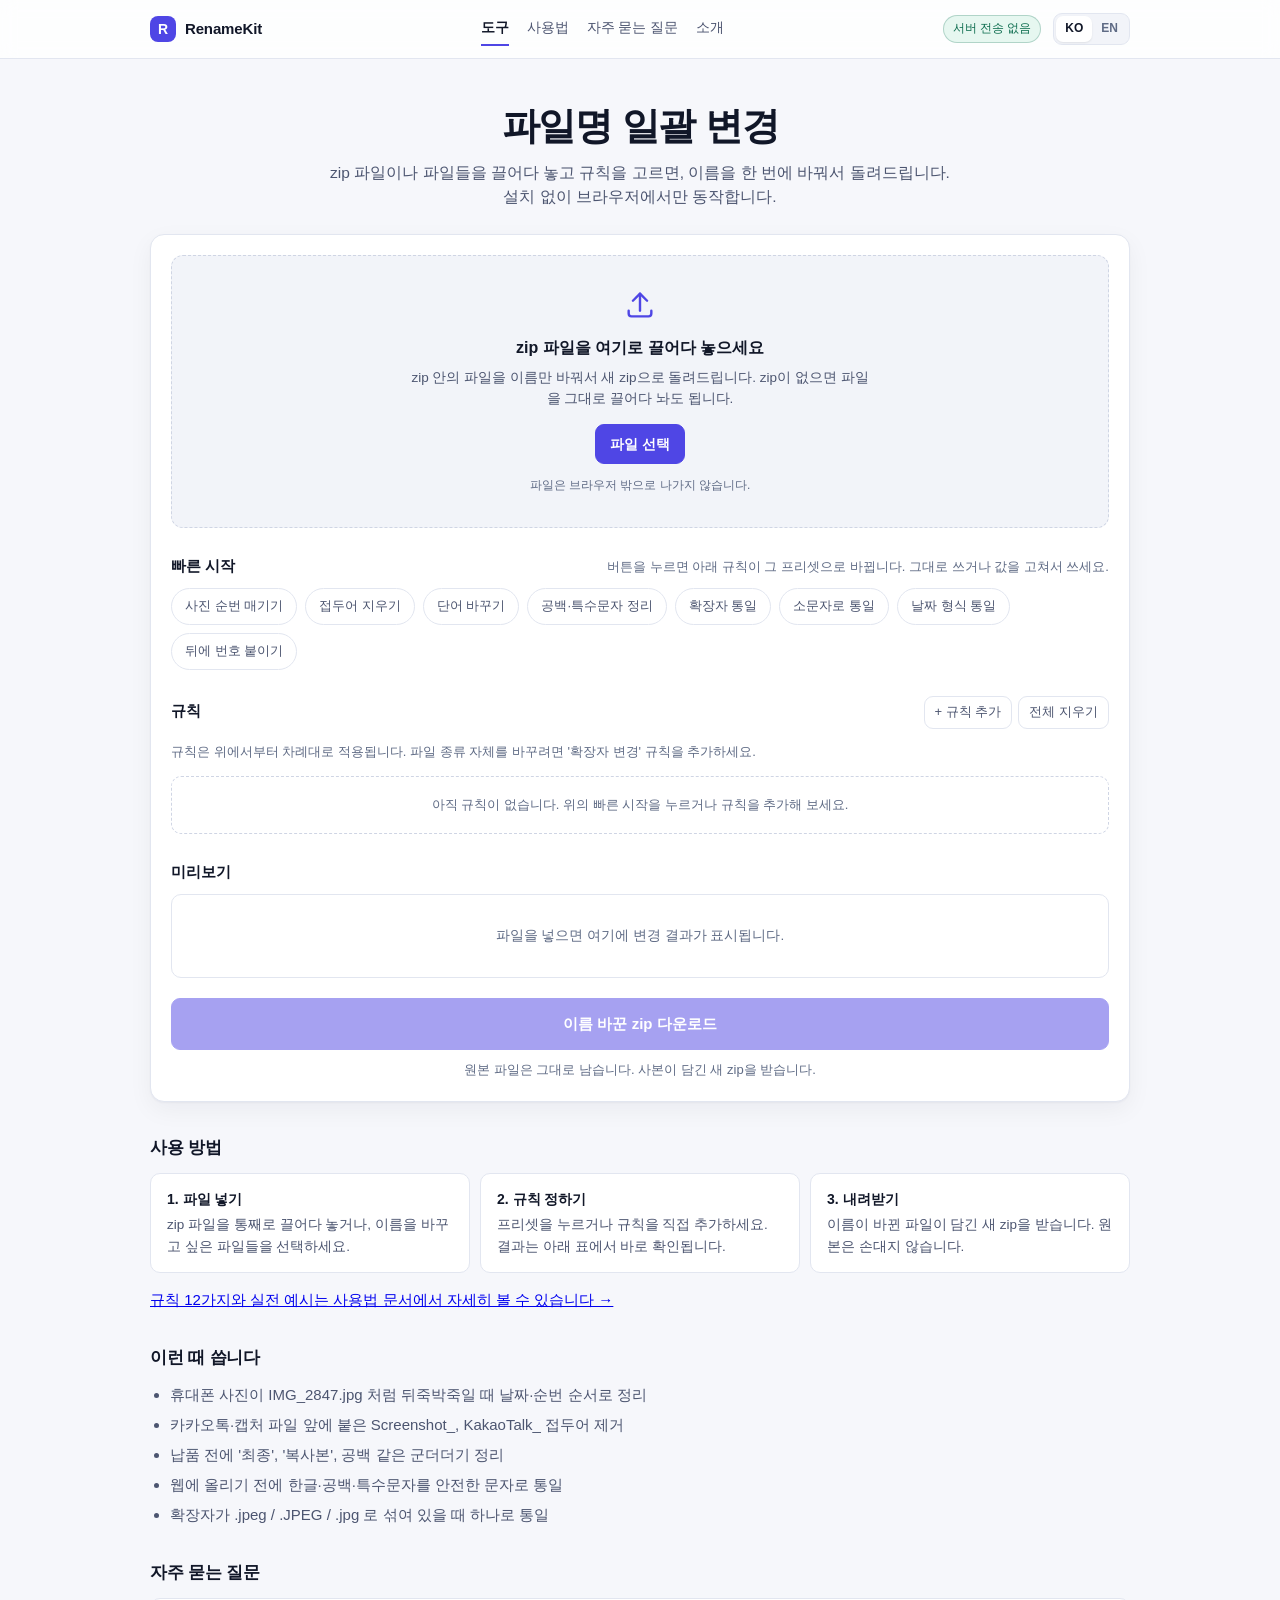
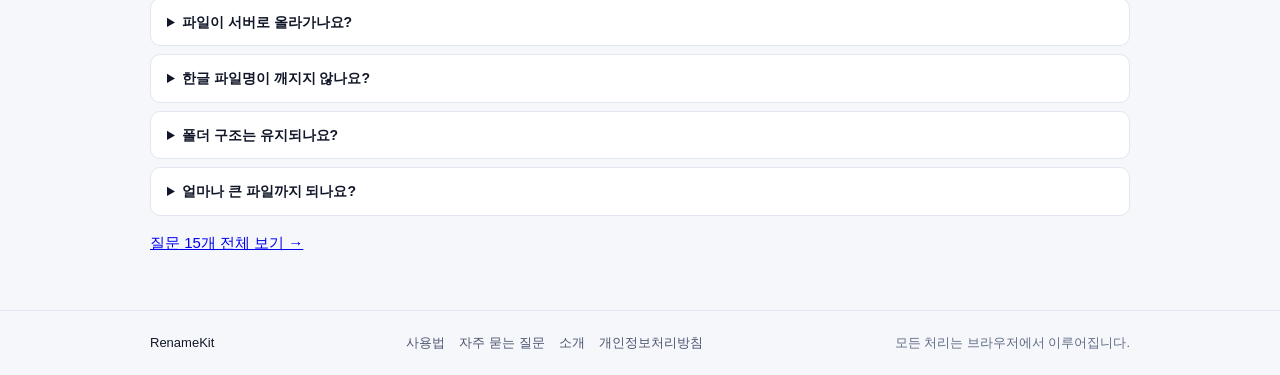
<file: public/index.html>
<!DOCTYPE html>
<html lang="ko">
<head>
<meta charset="utf-8" />
<meta name="viewport" content="width=device-width, initial-scale=1" />
<title>파일명 일괄 변경 - 설치 없이 브라우저에서 | RenameKit</title>
<meta name="description" content="zip 파일이나 사진을 끌어다 놓으면 파일명을 한 번에 바꿔서 돌려드립니다. 설치 없이 브라우저에서만 동작하고, 파일은 서버로 전송되지 않습니다." />
<meta name="robots" content="index, follow, max-image-preview:large" />
<meta name="theme-color" content="#4f46e5" />
<meta name="author" content="RenameKit" />
<meta property="og:title" content="파일명 일괄 변경 - 설치 없이 브라우저에서" />
<meta property="og:description" content="zip 파일을 올리면 이름을 일괄 변경해서 새 zip으로 돌려드립니다. 서버 전송 없음." />
<meta property="og:type" content="website" />
<meta property="og:url" content="https://renamekit.pages.dev/" />
<meta property="og:site_name" content="RenameKit" />
<meta property="og:locale" content="ko_KR" />
<meta property="og:image" content="https://renamekit.pages.dev/og.png" />
<meta property="og:image:width" content="1200" />
<meta property="og:image:height" content="630" />
<meta property="og:image:alt" content="RenameKit - 파일명 일괄 변경" />
<meta name="twitter:card" content="summary_large_image" />
<meta name="twitter:title" content="파일명 일괄 변경 - 설치 없이 브라우저에서" />
<meta name="twitter:description" content="zip 파일을 올리면 이름을 일괄 변경해서 새 zip으로 돌려드립니다. 서버 전송 없음." />
<meta name="twitter:image" content="https://renamekit.pages.dev/og.png" />
<link rel="icon" href="favicon.svg" type="image/svg+xml" />
<link rel="canonical" href="https://renamekit.pages.dev/" />
<link rel="stylesheet" href="css/style.css" />
</head>
<body>

<header class="site-header">
  <div class="wrap header-inner">
    <a class="brand" href="./">
      <span class="brand-mark" aria-hidden="true">R</span>
      <span class="brand-name">RenameKit</span>
    </a>
    <nav class="site-nav" aria-label="주요 메뉴">
      <a href="./" aria-current="page" data-i18n="nav.tool">도구</a>
      <a href="guide.html" data-i18n="nav.guide">사용법</a>
      <a href="faq.html" data-i18n="nav.faq">자주 묻는 질문</a>
      <a href="about.html" data-i18n="nav.about">소개</a>
    </nav>
    <div class="header-right">
      <span class="badge" data-i18n="header.badge">서버 전송 없음</span>
      <div class="lang" role="group" aria-label="Language">
        <button type="button" class="lang-btn" data-lang="ko">KO</button>
        <button type="button" class="lang-btn" data-lang="en">EN</button>
      </div>
    </div>
  </div>
</header>

<main class="wrap">

  <section class="hero">
    <h1 data-i18n="hero.title">파일명 일괄 변경</h1>
    <p class="lead" data-i18n="hero.sub">zip 파일이나 파일들을 끌어다 놓고 규칙을 고르면, 이름을 한 번에 바꿔서 돌려드립니다. 설치 없이 브라우저에서만 동작합니다.</p>
  </section>

  <section class="card" id="tool">

    <div class="dropzone" id="dropzone" tabindex="0" role="button" aria-describedby="dropHint">
      <input type="file" id="fileInput" multiple accept=".zip,application/zip" hidden />
      <div class="dropzone-icon" aria-hidden="true">
        <svg viewBox="0 0 24 24" width="34" height="34" fill="none" stroke="currentColor" stroke-width="1.7" stroke-linecap="round" stroke-linejoin="round">
          <path d="M12 16V4" /><path d="m7 9 5-5 5 5" /><path d="M4 16v2a2 2 0 0 0 2 2h12a2 2 0 0 0 2-2v-2" />
        </svg>
      </div>
      <p class="dropzone-title" data-i18n="drop.title">zip 파일을 여기로 끌어다 놓으세요</p>
      <p class="dropzone-sub" data-i18n="drop.sub">zip 안의 파일을 이름만 바꿔서 새 zip으로 돌려드립니다. zip이 없으면 파일을 그대로 끌어다 놔도 됩니다.</p>
      <button type="button" class="btn btn-primary" id="browseBtn" data-i18n="drop.browse">파일 선택</button>
      <p class="dropzone-hint" id="dropHint" data-i18n="drop.hint">파일은 브라우저 밖으로 나가지 않습니다.</p>
    </div>

    <div class="filebar" id="filebar" hidden>
      <div class="filebar-info">
        <strong id="fileName">—</strong>
        <span class="muted" id="fileMeta"></span>
      </div>
      <div class="filebar-actions">
        <button type="button" class="btn btn-ghost" id="changeBtn" data-i18n="file.change">다른 파일</button>
        <button type="button" class="btn btn-ghost" id="resetBtn" data-i18n="file.reset">초기화</button>
      </div>
    </div>

    <div class="rules-head">
      <h2 data-i18n="presets.title">빠른 시작</h2>
      <p class="muted small" data-i18n="presets.hint">버튼을 누르면 아래 규칙이 자동으로 채워집니다. 그대로 쓰거나 값을 고쳐서 쓰세요.</p>
    </div>
    <div class="presets" id="presets"></div>

    <div class="rules-head">
      <h2 data-i18n="rules.title">규칙</h2>
      <div class="rules-head-actions">
        <button type="button" class="btn btn-ghost btn-sm" id="addRuleBtn" data-i18n="rules.add">+ 규칙 추가</button>
        <button type="button" class="btn btn-ghost btn-sm" id="clearRulesBtn" data-i18n="rules.clear">전체 지우기</button>
      </div>
    </div>
    <p class="muted small" data-i18n="rules.hint">규칙은 위에서부터 차례대로 적용됩니다. 확장자는 '확장자' 규칙으로만 바꿉니다.</p>
    <div class="rules" id="rules"></div>

    <div class="preview-head">
      <h2 data-i18n="preview.title">미리보기</h2>
      <div class="preview-head-right">
        <div class="seg" id="sortToggle" role="group" aria-label="Sort order" hidden>
          <button type="button" class="seg-btn is-active" data-sort="natural" data-i18n="sort.natural" aria-pressed="true">자연순</button>
          <button type="button" class="seg-btn" data-sort="original" data-i18n="sort.original" aria-pressed="false">원본순</button>
        </div>
        <span class="muted small" id="previewCount"></span>
      </div>
    </div>
    <div class="preview" id="preview">
      <p class="empty" data-i18n="preview.empty">파일을 넣으면 여기에 변경 결과가 표시됩니다.</p>
    </div>

    <div class="summary" id="summary" hidden></div>

    <div class="actions">
      <button type="button" class="btn btn-primary btn-lg" id="downloadBtn" disabled>
        <span data-i18n="btn.download">이름 바꾼 zip 다운로드</span>
      </button>
      <p class="muted small" data-i18n="btn.downloadHint">원본 파일은 그대로 남습니다. 사본이 담긴 새 zip을 받습니다.</p>
    </div>
  </section>

  <!-- 광고 슬롯: 애드센스 승인 후 hidden 을 지우고 아래 주석을 해제하세요.
  <div class="ad-slot" data-ad-slot="tool-bottom">
    <ins class="adsbygoogle" style="display:block" data-ad-client="ca-pub-XXXXXXXXXXXXXXXX" data-ad-slot="0000000000" data-ad-format="auto" data-full-width-responsive="true"></ins>
    <script>(adsbygoogle = window.adsbygoogle || []).push({});</script>
  </div>
  -->

  <section class="content">
    <h2 data-i18n="howto.title">사용 방법</h2>
    <ol class="steps">
      <li>
        <strong data-i18n="howto.s1t">1. 파일 넣기</strong>
        <p data-i18n="howto.s1d">zip 파일을 통째로 끌어다 놓거나, 이름을 바꾸고 싶은 파일들을 선택하세요.</p>
      </li>
      <li>
        <strong data-i18n="howto.s2t">2. 규칙 정하기</strong>
        <p data-i18n="howto.s2d">프리셋을 누르거나 규칙을 직접 추가하세요. 결과는 아래 표에서 바로 확인됩니다.</p>
      </li>
      <li>
        <strong data-i18n="howto.s3t">3. 내려받기</strong>
        <p data-i18n="howto.s3d">이름이 바뀐 파일이 담긴 새 zip을 받습니다. 원본은 손대지 않습니다.</p>
      </li>
    </ol>
    <p><a href="guide.html" data-i18n="content.moreGuide">규칙 12가지와 실전 예시는 사용법 문서에서 자세히 볼 수 있습니다 →</a></p>

    <h2 data-i18n="why.title">이런 때 씁니다</h2>
    <ul class="bullets">
      <li data-i18n="why.b1">휴대폰 사진이 IMG_2847.jpg 처럼 뒤죽박죽일 때 날짜·순번 순서로 정리</li>
      <li data-i18n="why.b2">카카오톡·캡처 파일 앞에 붙은 Screenshot_, KakaoTalk_ 접두어 제거</li>
      <li data-i18n="why.b3">납품 전에 '최종', '복사본', 공백 같은 군더더기 정리</li>
      <li data-i18n="why.b4">웹에 올리기 전에 한글·공백·특수문자를 안전한 문자로 통일</li>
      <li data-i18n="why.b5">확장자가 .jpeg / .JPEG / .jpg 로 섞여 있을 때 하나로 통일</li>
    </ul>

    <h2 id="faq" data-i18n="faq.title">자주 묻는 질문</h2>
    <details>
      <summary data-i18n="faq.q1">파일이 서버로 올라가나요?</summary>
      <p data-i18n="faq.a1">아니요. 압축 해제와 이름 변경, 다시 압축하기까지 전부 브라우저 안에서 처리됩니다. 네트워크 전송이 없습니다.</p>
    </details>
    <details>
      <summary data-i18n="faq.q2">한글 파일명이 깨지지 않나요?</summary>
      <p data-i18n="faq.a2">윈도우에서 만든 zip은 파일명을 CP949로 저장하는 경우가 있습니다. 이 도구는 UTF-8 표시가 없으면 CP949로 다시 읽어서 한글이 깨지지 않게 처리합니다.</p>
    </details>
    <details>
      <summary data-i18n="faq.q3">폴더 구조는 유지되나요?</summary>
      <p data-i18n="faq.a3">네. zip 안의 폴더 구조는 그대로 두고 파일 이름만 바꿉니다.</p>
    </details>
    <details>
      <summary data-i18n="faq.q4">얼마나 큰 파일까지 되나요?</summary>
      <p data-i18n="faq.a4">브라우저 메모리를 쓰기 때문에 대략 500MB 이하를 권장합니다. 그보다 크면 느려지거나 실패할 수 있습니다.</p>
    </details>
    <p><a href="faq.html" data-i18n="content.moreFaq">질문 15개 전체 보기 →</a></p>
  </section>
</main>

<footer class="site-footer">
  <div class="wrap footer-inner">
    <span>RenameKit</span>
    <nav class="footer-nav" aria-label="사이트 정보">
      <a href="guide.html" data-i18n="nav.guide">사용법</a>
      <a href="faq.html" data-i18n="nav.faq">자주 묻는 질문</a>
      <a href="about.html" data-i18n="nav.about">소개</a>
      <a href="privacy.html" data-i18n="nav.privacy">개인정보처리방침</a>
    </nav>
    <span class="muted" data-i18n="footer.note">모든 처리는 브라우저에서 이루어집니다.</span>
  </div>
</footer>

<script type="application/ld+json">
{
  "@context": "https://schema.org",
  "@graph": [
    {
      "@type": "WebApplication",
      "name": "RenameKit",
      "alternateName": "파일명 일괄 변경",
      "url": "https://renamekit.pages.dev/",
      "applicationCategory": "UtilitiesApplication",
      "operatingSystem": "웹 브라우저 (Windows, macOS, Linux, Android, iOS)",
      "browserRequirements": "자바스크립트가 켜진 최신 브라우저",
      "inLanguage": "ko",
      "description": "zip 파일을 올리면 규칙에 따라 파일명을 일괄 변경해 새 zip으로 돌려주는 브라우저 도구. 파일이 서버로 전송되지 않는다.",
      "isAccessibleForFree": true,
      "offers": { "@type": "Offer", "price": "0", "priceCurrency": "KRW" },
      "featureList": [
        "앞·뒤 접두어 붙이기와 지우기",
        "글자 수로 지우기",
        "번호 매기기와 날짜 형식 통일",
        "확장자 변경",
        "공백·특수문자 정리",
        "CP949 한글 파일명 처리",
        "자연순 정렬"
      ]
    },
    {
      "@type": "FAQPage",
      "mainEntity": [
        {
          "@type": "Question",
          "name": "파일이 서버로 올라가나요?",
          "acceptedAnswer": {
            "@type": "Answer",
            "text": "아니요. 압축 해제와 이름 변경, 다시 압축하기까지 전부 브라우저 안에서 처리됩니다. 네트워크 전송이 없습니다."
          }
        },
        {
          "@type": "Question",
          "name": "한글 파일명이 깨지지 않나요?",
          "acceptedAnswer": {
            "@type": "Answer",
            "text": "윈도우에서 만든 zip은 파일명을 CP949로 저장하는 경우가 있습니다. 이 도구는 UTF-8 표시가 없으면 CP949로 다시 읽어서 한글이 깨지지 않게 처리합니다."
          }
        },
        {
          "@type": "Question",
          "name": "폴더 구조는 유지되나요?",
          "acceptedAnswer": {
            "@type": "Answer",
            "text": "네. zip 안의 폴더 구조는 그대로 두고 파일 이름만 바꿉니다."
          }
        },
        {
          "@type": "Question",
          "name": "얼마나 큰 파일까지 되나요?",
          "acceptedAnswer": {
            "@type": "Answer",
            "text": "브라우저 메모리를 쓰기 때문에 대략 500MB 이하를 권장합니다. 그보다 크면 느려지거나 실패할 수 있습니다."
          }
        }
      ]
    }
  ]
}
</script>

<script src="js/vendor/fflate.js"></script>
<script src="js/i18n.js"></script>
<script src="js/zip.js"></script>
<script src="js/rename.js"></script>
<script src="js/app.js"></script>
</body>
</html>
</file>
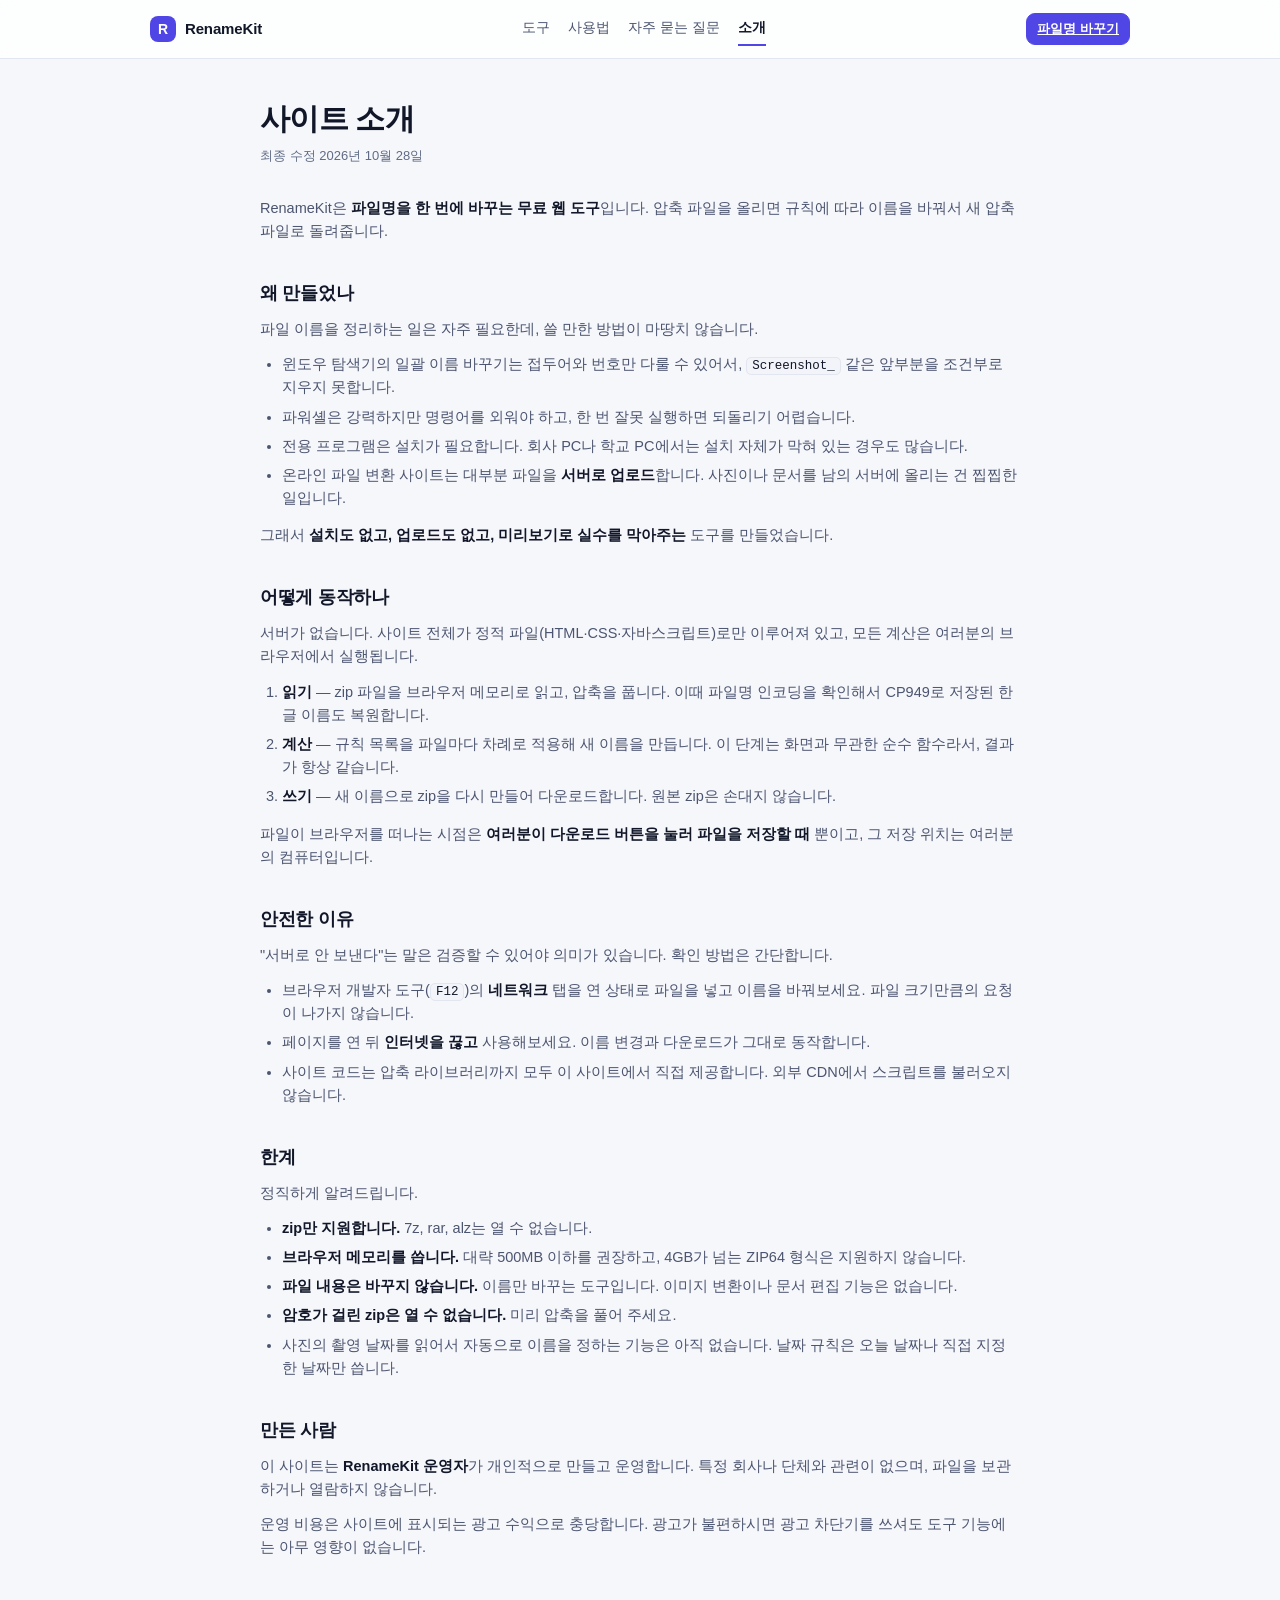
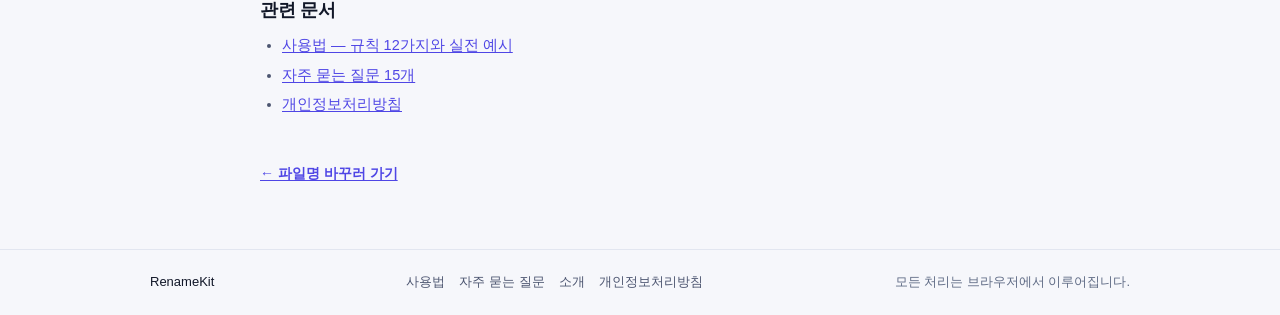
<file: public/about.html>
<!DOCTYPE html>
<html lang="ko">
<head>
<meta charset="utf-8" />
<meta name="viewport" content="width=device-width, initial-scale=1" />
<title>사이트 소개 — 서버 없이 동작하는 파일명 변경 도구 | RenameKit</title>
<meta name="description" content="RenameKit은 파일을 서버로 보내지 않고 브라우저 안에서만 파일명을 바꾸는 도구입니다. 만든 이유, 동작 원리, 안전한 근거와 한계를 정리했습니다." />
<meta name="robots" content="index, follow, max-image-preview:large" />
<meta name="theme-color" content="#4f46e5" />
<meta property="og:title" content="사이트 소개 — 서버 없이 동작하는 파일명 변경 도구" />
<meta property="og:description" content="파일을 서버로 보내지 않고 브라우저 안에서만 파일명을 바꾸는 도구입니다. 동작 원리와 한계를 정리했습니다." />
<meta property="og:type" content="article" />
<meta property="og:url" content="https://renamekit.pages.dev/about.html" />
<meta property="og:site_name" content="RenameKit" />
<meta property="og:locale" content="ko_KR" />
<meta property="og:image" content="https://renamekit.pages.dev/og.png" />
<meta name="twitter:card" content="summary_large_image" />
<link rel="icon" href="favicon.svg" type="image/svg+xml" />
<link rel="canonical" href="https://renamekit.pages.dev/about.html" />
<link rel="stylesheet" href="css/style.css" />
</head>
<body>

<header class="site-header">
  <div class="wrap header-inner">
    <a class="brand" href="./">
      <span class="brand-mark" aria-hidden="true">R</span>
      <span class="brand-name">RenameKit</span>
    </a>
    <nav class="site-nav" aria-label="주요 메뉴">
      <a href="./">도구</a>
      <a href="guide.html">사용법</a>
      <a href="faq.html">자주 묻는 질문</a>
      <a href="about.html" aria-current="page">소개</a>
    </nav>
    <div class="header-right">
      <a class="btn btn-primary btn-sm" href="./">파일명 바꾸기</a>
    </div>
  </div>
</header>

<main class="wrap">
  <article class="doc">
    <h1>사이트 소개</h1>
    <p class="doc-meta">최종 수정 2026년 10월 28일</p>

    <p>
      RenameKit은 <strong>파일명을 한 번에 바꾸는 무료 웹 도구</strong>입니다.
      압축 파일을 올리면 규칙에 따라 이름을 바꿔서 새 압축 파일로 돌려줍니다.
    </p>

    <h2>왜 만들었나</h2>
    <p>
      파일 이름을 정리하는 일은 자주 필요한데, 쓸 만한 방법이 마땅치 않습니다.
    </p>
    <ul>
      <li>
        윈도우 탐색기의 일괄 이름 바꾸기는 접두어와 번호만 다룰 수 있어서,
        <code>Screenshot_</code> 같은 앞부분을 조건부로 지우지 못합니다.
      </li>
      <li>
        파워셸은 강력하지만 명령어를 외워야 하고, 한 번 잘못 실행하면 되돌리기 어렵습니다.
      </li>
      <li>
        전용 프로그램은 설치가 필요합니다. 회사 PC나 학교 PC에서는 설치 자체가 막혀 있는
        경우도 많습니다.
      </li>
      <li>
        온라인 파일 변환 사이트는 대부분 파일을 <strong>서버로 업로드</strong>합니다.
        사진이나 문서를 남의 서버에 올리는 건 찝찝한 일입니다.
      </li>
    </ul>
    <p>
      그래서 <strong>설치도 없고, 업로드도 없고, 미리보기로 실수를 막아주는</strong> 도구를
      만들었습니다.
    </p>

    <h2>어떻게 동작하나</h2>
    <p>
      서버가 없습니다. 사이트 전체가 정적 파일(HTML·CSS·자바스크립트)로만 이루어져 있고,
      모든 계산은 여러분의 브라우저에서 실행됩니다.
    </p>
    <ol>
      <li>
        <strong>읽기</strong> — zip 파일을 브라우저 메모리로 읽고, 압축을 풉니다.
        이때 파일명 인코딩을 확인해서 CP949로 저장된 한글 이름도 복원합니다.
      </li>
      <li>
        <strong>계산</strong> — 규칙 목록을 파일마다 차례로 적용해 새 이름을 만듭니다.
        이 단계는 화면과 무관한 순수 함수라서, 결과가 항상 같습니다.
      </li>
      <li>
        <strong>쓰기</strong> — 새 이름으로 zip을 다시 만들어 다운로드합니다.
        원본 zip은 손대지 않습니다.
      </li>
    </ol>
    <p>
      파일이 브라우저를 떠나는 시점은 <strong>여러분이 다운로드 버튼을 눌러 파일을 저장할 때</strong>
      뿐이고, 그 저장 위치는 여러분의 컴퓨터입니다.
    </p>

    <h2>안전한 이유</h2>
    <p>
      "서버로 안 보낸다"는 말은 검증할 수 있어야 의미가 있습니다. 확인 방법은 간단합니다.
    </p>
    <ul>
      <li>
        브라우저 개발자 도구(<code>F12</code>)의 <strong>네트워크</strong> 탭을 연 상태로
        파일을 넣고 이름을 바꿔보세요. 파일 크기만큼의 요청이 나가지 않습니다.
      </li>
      <li>
        페이지를 연 뒤 <strong>인터넷을 끊고</strong> 사용해보세요. 이름 변경과 다운로드가
        그대로 동작합니다.
      </li>
      <li>
        사이트 코드는 압축 라이브러리까지 모두 이 사이트에서 직접 제공합니다.
        외부 CDN에서 스크립트를 불러오지 않습니다.
      </li>
    </ul>

    <h2>한계</h2>
    <p>정직하게 알려드립니다.</p>
    <ul>
      <li><strong>zip만 지원합니다.</strong> 7z, rar, alz는 열 수 없습니다.</li>
      <li>
        <strong>브라우저 메모리를 씁니다.</strong> 대략 500MB 이하를 권장하고,
        4GB가 넘는 ZIP64 형식은 지원하지 않습니다.
      </li>
      <li>
        <strong>파일 내용은 바꾸지 않습니다.</strong> 이름만 바꾸는 도구입니다.
        이미지 변환이나 문서 편집 기능은 없습니다.
      </li>
      <li>
        <strong>암호가 걸린 zip은 열 수 없습니다.</strong> 미리 압축을 풀어 주세요.
      </li>
      <li>
        사진의 촬영 날짜를 읽어서 자동으로 이름을 정하는 기능은 아직 없습니다.
        날짜 규칙은 오늘 날짜나 직접 지정한 날짜만 씁니다.
      </li>
    </ul>

    <h2>만든 사람</h2>
    <p>
      이 사이트는 <strong>RenameKit 운영자</strong>가 개인적으로 만들고 운영합니다.
      특정 회사나 단체와 관련이 없으며, 파일을 보관하거나 열람하지 않습니다.
    </p>
    <p>
      운영 비용은 사이트에 표시되는 광고 수익으로 충당합니다.
      광고가 불편하시면 광고 차단기를 쓰셔도 도구 기능에는 아무 영향이 없습니다.
    </p>

    <!-- 문의 창구: 블로그 주소가 생기면 아래 주석을 풀고 링크를 바꾸세요.
    <h2>문의</h2>
    <p>
      사이트 이용 중 문제가 있거나 의견을 보내고 싶으시면
      <a href="https://BLOG_URL">블로그</a> 댓글로 남겨주세요.
    </p>
    -->

    <h2>관련 문서</h2>
    <ul>
      <li><a href="guide.html">사용법 — 규칙 12가지와 실전 예시</a></li>
      <li><a href="faq.html">자주 묻는 질문 15개</a></li>
      <li><a href="privacy.html">개인정보처리방침</a></li>
    </ul>

    <a class="back" href="./">← 파일명 바꾸러 가기</a>
  </article>
</main>

<footer class="site-footer">
  <div class="wrap footer-inner">
    <span>RenameKit</span>
    <nav class="footer-nav" aria-label="사이트 정보">
      <a href="guide.html">사용법</a>
      <a href="faq.html">자주 묻는 질문</a>
      <a href="about.html">소개</a>
      <a href="privacy.html">개인정보처리방침</a>
    </nav>
    <span class="muted">모든 처리는 브라우저에서 이루어집니다.</span>
  </div>
</footer>

<script type="application/ld+json">
{
  "@context": "https://schema.org",
  "@type": "AboutPage",
  "inLanguage": "ko",
  "name": "사이트 소개",
  "url": "https://renamekit.pages.dev/about.html",
  "mainEntity": {
    "@type": "Organization",
    "name": "RenameKit",
    "url": "https://renamekit.pages.dev/",
    "description": "브라우저 안에서만 파일명을 바꾸는 무료 도구를 운영합니다."
  }
}
</script>
</body>
</html>
</file>
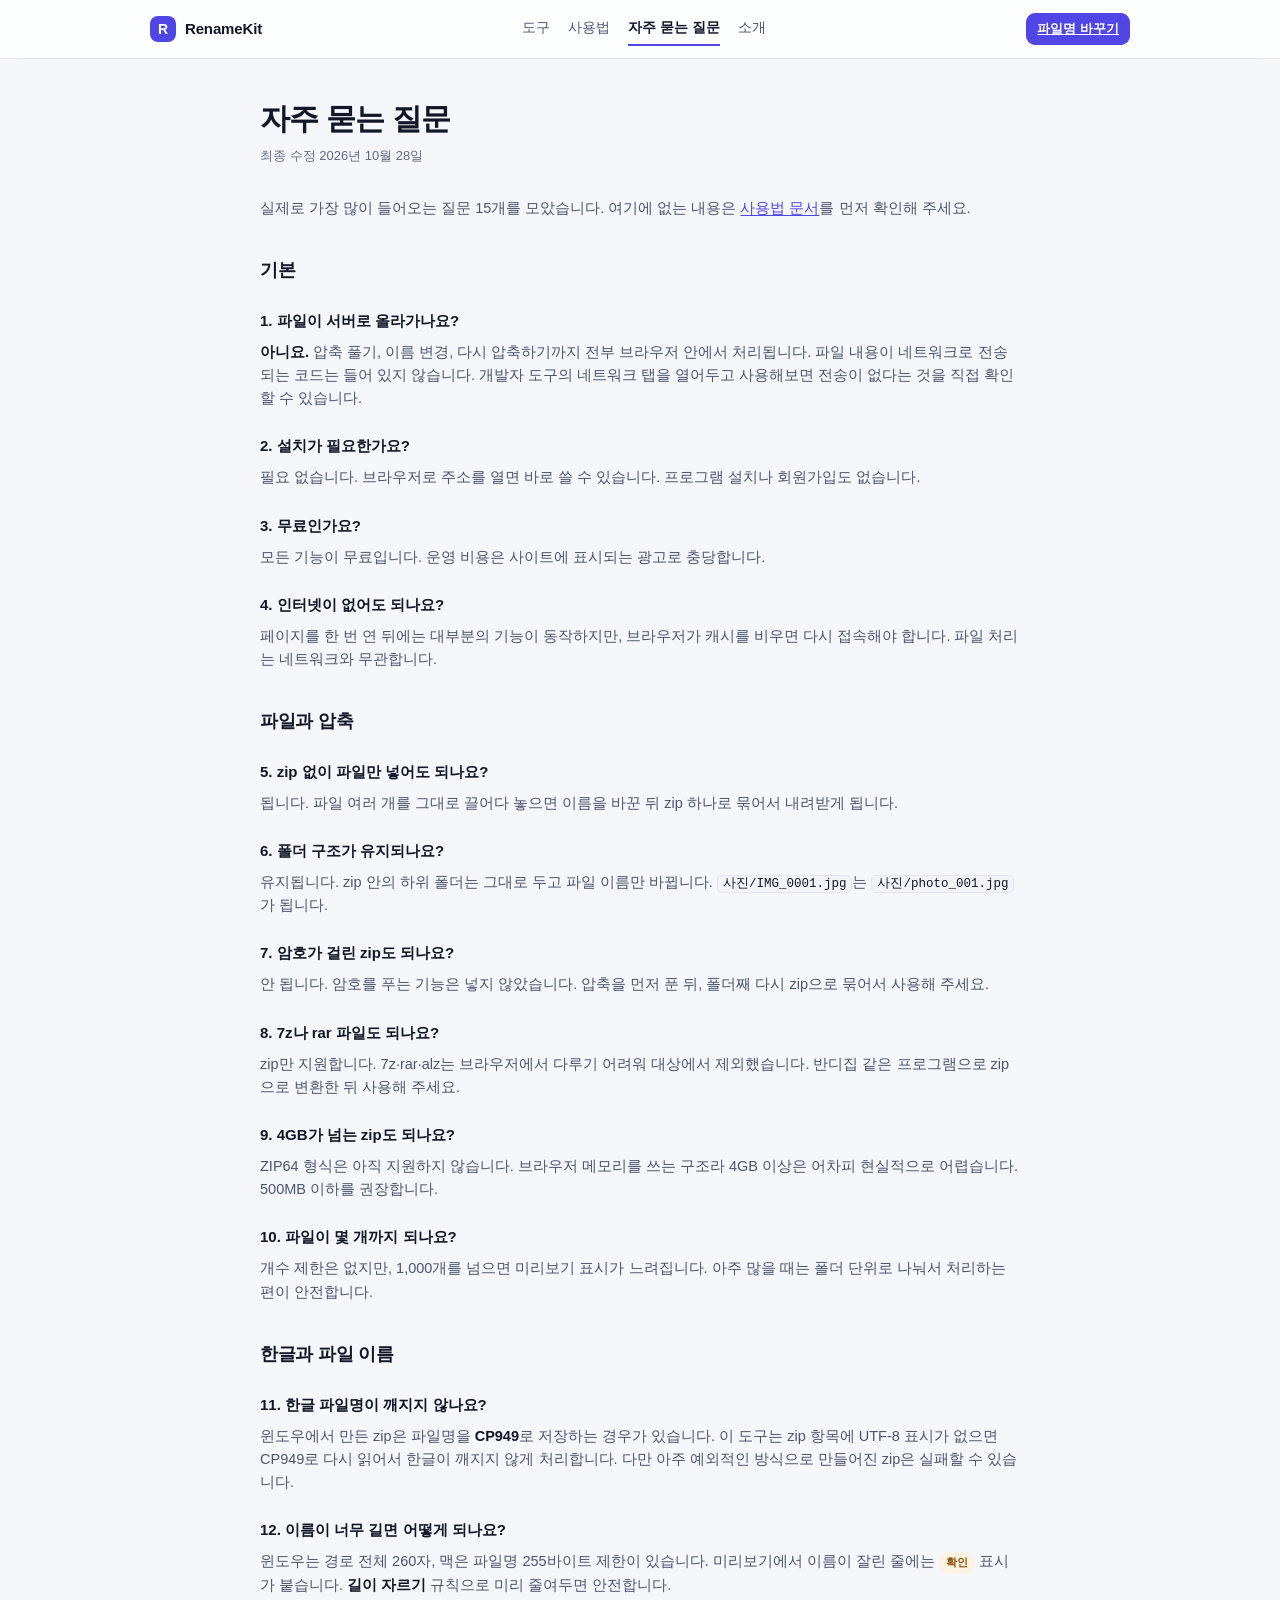
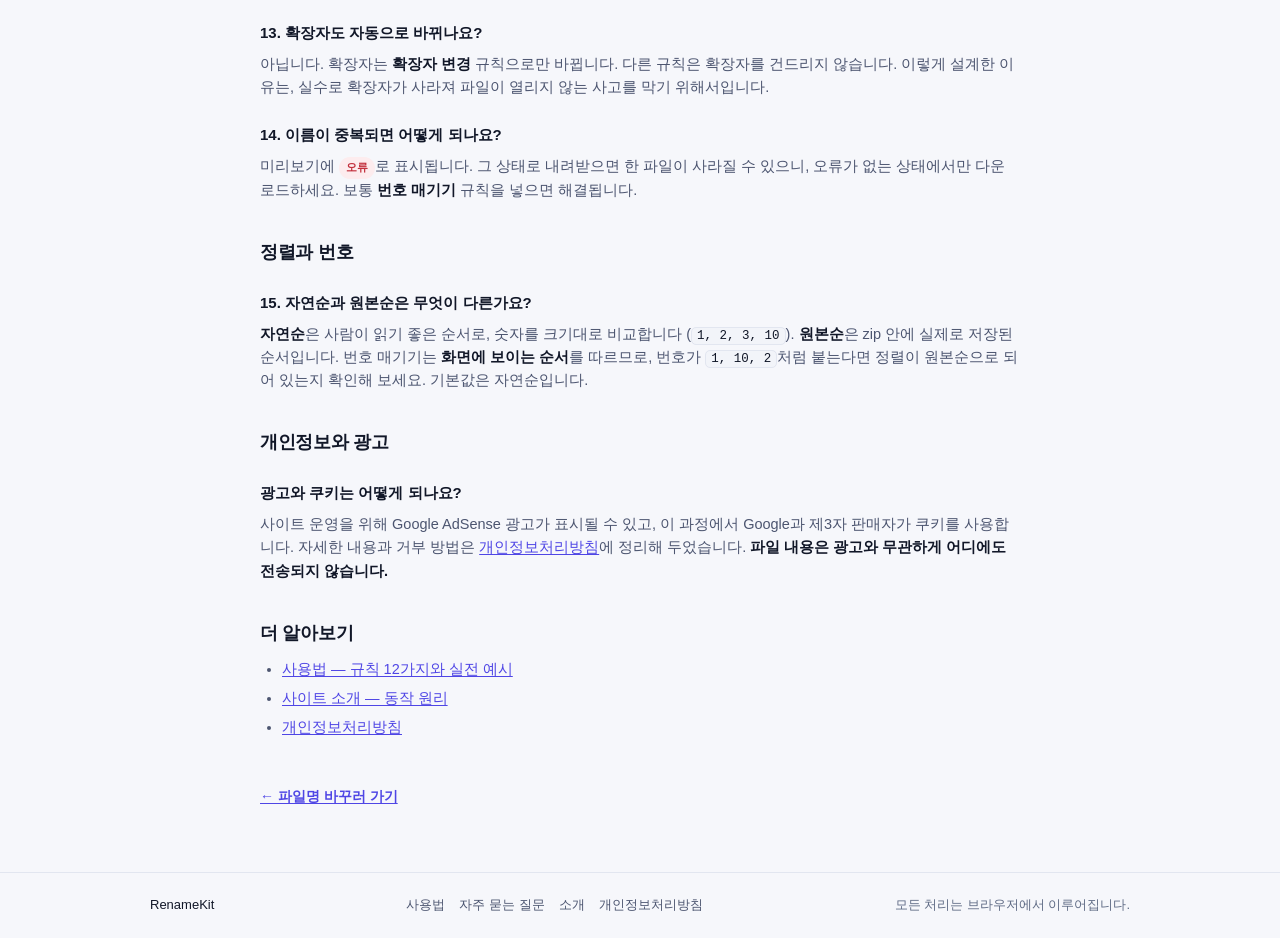
<file: public/faq.html>
<!DOCTYPE html>
<html lang="ko">
<head>
<meta charset="utf-8" />
<meta name="viewport" content="width=device-width, initial-scale=1" />
<title>자주 묻는 질문 15개 — 파일명 일괄 변경 | RenameKit</title>
<meta name="description" content="파일이 서버로 전송되는지, 한글 파일명이 깨지지 않는지, 암호 걸린 zip과 4GB 이상 파일, 폴더 구조 유지, 이름 중복 처리까지 자주 묻는 질문 15개를 정리했습니다." />
<meta name="robots" content="index, follow, max-image-preview:large" />
<meta name="theme-color" content="#4f46e5" />
<meta property="og:title" content="자주 묻는 질문 15개 — 파일명 일괄 변경" />
<meta property="og:description" content="서버 전송, 한글 깨짐, 암호 걸린 zip, 대용량 파일, 폴더 구조까지 15개 질문으로 정리했습니다." />
<meta property="og:type" content="article" />
<meta property="og:url" content="https://renamekit.pages.dev/faq.html" />
<meta property="og:site_name" content="RenameKit" />
<meta property="og:locale" content="ko_KR" />
<meta property="og:image" content="https://renamekit.pages.dev/og.png" />
<meta name="twitter:card" content="summary_large_image" />
<link rel="icon" href="favicon.svg" type="image/svg+xml" />
<link rel="canonical" href="https://renamekit.pages.dev/faq.html" />
<link rel="stylesheet" href="css/style.css" />
</head>
<body>

<header class="site-header">
  <div class="wrap header-inner">
    <a class="brand" href="./">
      <span class="brand-mark" aria-hidden="true">R</span>
      <span class="brand-name">RenameKit</span>
    </a>
    <nav class="site-nav" aria-label="주요 메뉴">
      <a href="./">도구</a>
      <a href="guide.html">사용법</a>
      <a href="faq.html" aria-current="page">자주 묻는 질문</a>
      <a href="about.html">소개</a>
    </nav>
    <div class="header-right">
      <a class="btn btn-primary btn-sm" href="./">파일명 바꾸기</a>
    </div>
  </div>
</header>

<main class="wrap">
  <article class="doc">
    <h1>자주 묻는 질문</h1>
    <p class="doc-meta">최종 수정 2026년 10월 28일</p>

    <p>
      실제로 가장 많이 들어오는 질문 15개를 모았습니다. 여기에 없는 내용은
      <a href="guide.html">사용법 문서</a>를 먼저 확인해 주세요.
    </p>

    <h2>기본</h2>

    <h3>1. 파일이 서버로 올라가나요?</h3>
    <p>
      <strong>아니요.</strong> 압축 풀기, 이름 변경, 다시 압축하기까지 전부 브라우저 안에서
      처리됩니다. 파일 내용이 네트워크로 전송되는 코드는 들어 있지 않습니다.
      개발자 도구의 네트워크 탭을 열어두고 사용해보면 전송이 없다는 것을 직접 확인할 수 있습니다.
    </p>

    <h3>2. 설치가 필요한가요?</h3>
    <p>
      필요 없습니다. 브라우저로 주소를 열면 바로 쓸 수 있습니다. 프로그램 설치나 회원가입도
      없습니다.
    </p>

    <h3>3. 무료인가요?</h3>
    <p>
      모든 기능이 무료입니다. 운영 비용은 사이트에 표시되는 광고로 충당합니다.
    </p>

    <h3>4. 인터넷이 없어도 되나요?</h3>
    <p>
      페이지를 한 번 연 뒤에는 대부분의 기능이 동작하지만, 브라우저가 캐시를 비우면 다시
      접속해야 합니다. 파일 처리는 네트워크와 무관합니다.
    </p>

    <h2>파일과 압축</h2>

    <h3>5. zip 없이 파일만 넣어도 되나요?</h3>
    <p>
      됩니다. 파일 여러 개를 그대로 끌어다 놓으면 이름을 바꾼 뒤 zip 하나로 묶어서
      내려받게 됩니다.
    </p>

    <h3>6. 폴더 구조가 유지되나요?</h3>
    <p>
      유지됩니다. zip 안의 하위 폴더는 그대로 두고 파일 이름만 바뀝니다.
      <code>사진/IMG_0001.jpg</code>는 <code>사진/photo_001.jpg</code>가 됩니다.
    </p>

    <h3>7. 암호가 걸린 zip도 되나요?</h3>
    <p>
      안 됩니다. 암호를 푸는 기능은 넣지 않았습니다. 압축을 먼저 푼 뒤, 폴더째 다시 zip으로
      묶어서 사용해 주세요.
    </p>

    <h3>8. 7z나 rar 파일도 되나요?</h3>
    <p>
      zip만 지원합니다. 7z·rar·alz는 브라우저에서 다루기 어려워 대상에서 제외했습니다.
      반디집 같은 프로그램으로 zip으로 변환한 뒤 사용해 주세요.
    </p>

    <h3>9. 4GB가 넘는 zip도 되나요?</h3>
    <p>
      ZIP64 형식은 아직 지원하지 않습니다. 브라우저 메모리를 쓰는 구조라 4GB 이상은 어차피
      현실적으로 어렵습니다. 500MB 이하를 권장합니다.
    </p>

    <h3>10. 파일이 몇 개까지 되나요?</h3>
    <p>
      개수 제한은 없지만, 1,000개를 넘으면 미리보기 표시가 느려집니다. 아주 많을 때는
      폴더 단위로 나눠서 처리하는 편이 안전합니다.
    </p>

    <h2>한글과 파일 이름</h2>

    <h3>11. 한글 파일명이 깨지지 않나요?</h3>
    <p>
      윈도우에서 만든 zip은 파일명을 <strong>CP949</strong>로 저장하는 경우가 있습니다.
      이 도구는 zip 항목에 UTF-8 표시가 없으면 CP949로 다시 읽어서 한글이 깨지지 않게
      처리합니다. 다만 아주 예외적인 방식으로 만들어진 zip은 실패할 수 있습니다.
    </p>

    <h3>12. 이름이 너무 길면 어떻게 되나요?</h3>
    <p>
      윈도우는 경로 전체 260자, 맥은 파일명 255바이트 제한이 있습니다. 미리보기에서
      이름이 잘린 줄에는 <span class="chip warn">확인</span> 표시가 붙습니다.
      <strong>길이 자르기</strong> 규칙으로 미리 줄여두면 안전합니다.
    </p>

    <h3>13. 확장자도 자동으로 바뀌나요?</h3>
    <p>
      아닙니다. 확장자는 <strong>확장자 변경</strong> 규칙으로만 바뀝니다. 다른 규칙은
      확장자를 건드리지 않습니다. 이렇게 설계한 이유는, 실수로 확장자가 사라져 파일이
      열리지 않는 사고를 막기 위해서입니다.
    </p>

    <h3>14. 이름이 중복되면 어떻게 되나요?</h3>
    <p>
      미리보기에 <span class="chip error">오류</span>로 표시됩니다. 그 상태로 내려받으면
      한 파일이 사라질 수 있으니, 오류가 없는 상태에서만 다운로드하세요.
      보통 <strong>번호 매기기</strong> 규칙을 넣으면 해결됩니다.
    </p>

    <h2>정렬과 번호</h2>

    <h3>15. 자연순과 원본순은 무엇이 다른가요?</h3>
    <p>
      <strong>자연순</strong>은 사람이 읽기 좋은 순서로, 숫자를 크기대로 비교합니다
      (<code>1, 2, 3, 10</code>). <strong>원본순</strong>은 zip 안에 실제로 저장된 순서입니다.
      번호 매기기는 <strong>화면에 보이는 순서</strong>를 따르므로, 번호가
      <code>1, 10, 2</code>처럼 붙는다면 정렬이 원본순으로 되어 있는지 확인해 보세요.
      기본값은 자연순입니다.
    </p>

    <h2>개인정보와 광고</h2>

    <h3>광고와 쿠키는 어떻게 되나요?</h3>
    <p>
      사이트 운영을 위해 Google AdSense 광고가 표시될 수 있고, 이 과정에서 Google과 제3자
      판매자가 쿠키를 사용합니다. 자세한 내용과 거부 방법은
      <a href="privacy.html">개인정보처리방침</a>에 정리해 두었습니다.
      <strong>파일 내용은 광고와 무관하게 어디에도 전송되지 않습니다.</strong>
    </p>

    <h2>더 알아보기</h2>
    <ul>
      <li><a href="guide.html">사용법 — 규칙 12가지와 실전 예시</a></li>
      <li><a href="about.html">사이트 소개 — 동작 원리</a></li>
      <li><a href="privacy.html">개인정보처리방침</a></li>
    </ul>

    <a class="back" href="./">← 파일명 바꾸러 가기</a>
  </article>
</main>

<footer class="site-footer">
  <div class="wrap footer-inner">
    <span>RenameKit</span>
    <nav class="footer-nav" aria-label="사이트 정보">
      <a href="guide.html">사용법</a>
      <a href="faq.html">자주 묻는 질문</a>
      <a href="about.html">소개</a>
      <a href="privacy.html">개인정보처리방침</a>
    </nav>
    <span class="muted">모든 처리는 브라우저에서 이루어집니다.</span>
  </div>
</footer>

<script type="application/ld+json">
{
  "@context": "https://schema.org",
  "@type": "FAQPage",
  "inLanguage": "ko",
  "mainEntity": [
    {
      "@type": "Question",
      "name": "파일이 서버로 올라가나요?",
      "acceptedAnswer": { "@type": "Answer", "text": "아니요. 압축 풀기, 이름 변경, 다시 압축하기까지 전부 브라우저 안에서 처리됩니다. 파일 내용이 네트워크로 전송되는 코드는 들어 있지 않습니다." }
    },
    {
      "@type": "Question",
      "name": "설치가 필요한가요?",
      "acceptedAnswer": { "@type": "Answer", "text": "필요 없습니다. 브라우저로 주소를 열면 바로 쓸 수 있습니다. 프로그램 설치나 회원가입도 없습니다." }
    },
    {
      "@type": "Question",
      "name": "무료인가요?",
      "acceptedAnswer": { "@type": "Answer", "text": "모든 기능이 무료입니다. 운영 비용은 사이트에 표시되는 광고로 충당합니다." }
    },
    {
      "@type": "Question",
      "name": "zip 없이 파일만 넣어도 되나요?",
      "acceptedAnswer": { "@type": "Answer", "text": "됩니다. 파일 여러 개를 그대로 끌어다 놓으면 이름을 바꾼 뒤 zip 하나로 묶어서 내려받게 됩니다." }
    },
    {
      "@type": "Question",
      "name": "폴더 구조가 유지되나요?",
      "acceptedAnswer": { "@type": "Answer", "text": "유지됩니다. zip 안의 하위 폴더는 그대로 두고 파일 이름만 바뀝니다." }
    },
    {
      "@type": "Question",
      "name": "암호가 걸린 zip도 되나요?",
      "acceptedAnswer": { "@type": "Answer", "text": "안 됩니다. 암호를 푸는 기능은 넣지 않았습니다. 압축을 먼저 푼 뒤 폴더째 다시 zip으로 묶어서 사용해 주세요." }
    },
    {
      "@type": "Question",
      "name": "7z나 rar 파일도 되나요?",
      "acceptedAnswer": { "@type": "Answer", "text": "zip만 지원합니다. 7z, rar, alz는 브라우저에서 다루기 어려워 대상에서 제외했습니다." }
    },
    {
      "@type": "Question",
      "name": "4GB가 넘는 zip도 되나요?",
      "acceptedAnswer": { "@type": "Answer", "text": "ZIP64 형식은 아직 지원하지 않습니다. 브라우저 메모리를 쓰는 구조라 500MB 이하를 권장합니다." }
    },
    {
      "@type": "Question",
      "name": "한글 파일명이 깨지지 않나요?",
      "acceptedAnswer": { "@type": "Answer", "text": "윈도우에서 만든 zip은 파일명을 CP949로 저장하는 경우가 있습니다. 이 도구는 UTF-8 표시가 없으면 CP949로 다시 읽어서 한글이 깨지지 않게 처리합니다." }
    },
    {
      "@type": "Question",
      "name": "확장자도 자동으로 바뀌나요?",
      "acceptedAnswer": { "@type": "Answer", "text": "아닙니다. 확장자는 확장자 변경 규칙으로만 바뀝니다. 실수로 확장자가 사라지는 사고를 막기 위한 설계입니다." }
    },
    {
      "@type": "Question",
      "name": "이름이 중복되면 어떻게 되나요?",
      "acceptedAnswer": { "@type": "Answer", "text": "미리보기에 오류로 표시됩니다. 그 상태로 내려받으면 한 파일이 사라질 수 있으니, 오류가 없는 상태에서만 다운로드하세요." }
    },
    {
      "@type": "Question",
      "name": "자연순과 원본순은 무엇이 다른가요?",
      "acceptedAnswer": { "@type": "Answer", "text": "자연순은 숫자를 크기대로 비교하는 사람이 읽기 좋은 순서이고, 원본순은 zip 안에 실제로 저장된 순서입니다. 번호 매기기는 화면에 보이는 순서를 따릅니다." }
    }
  ]
}
</script>
</body>
</html>
</file>
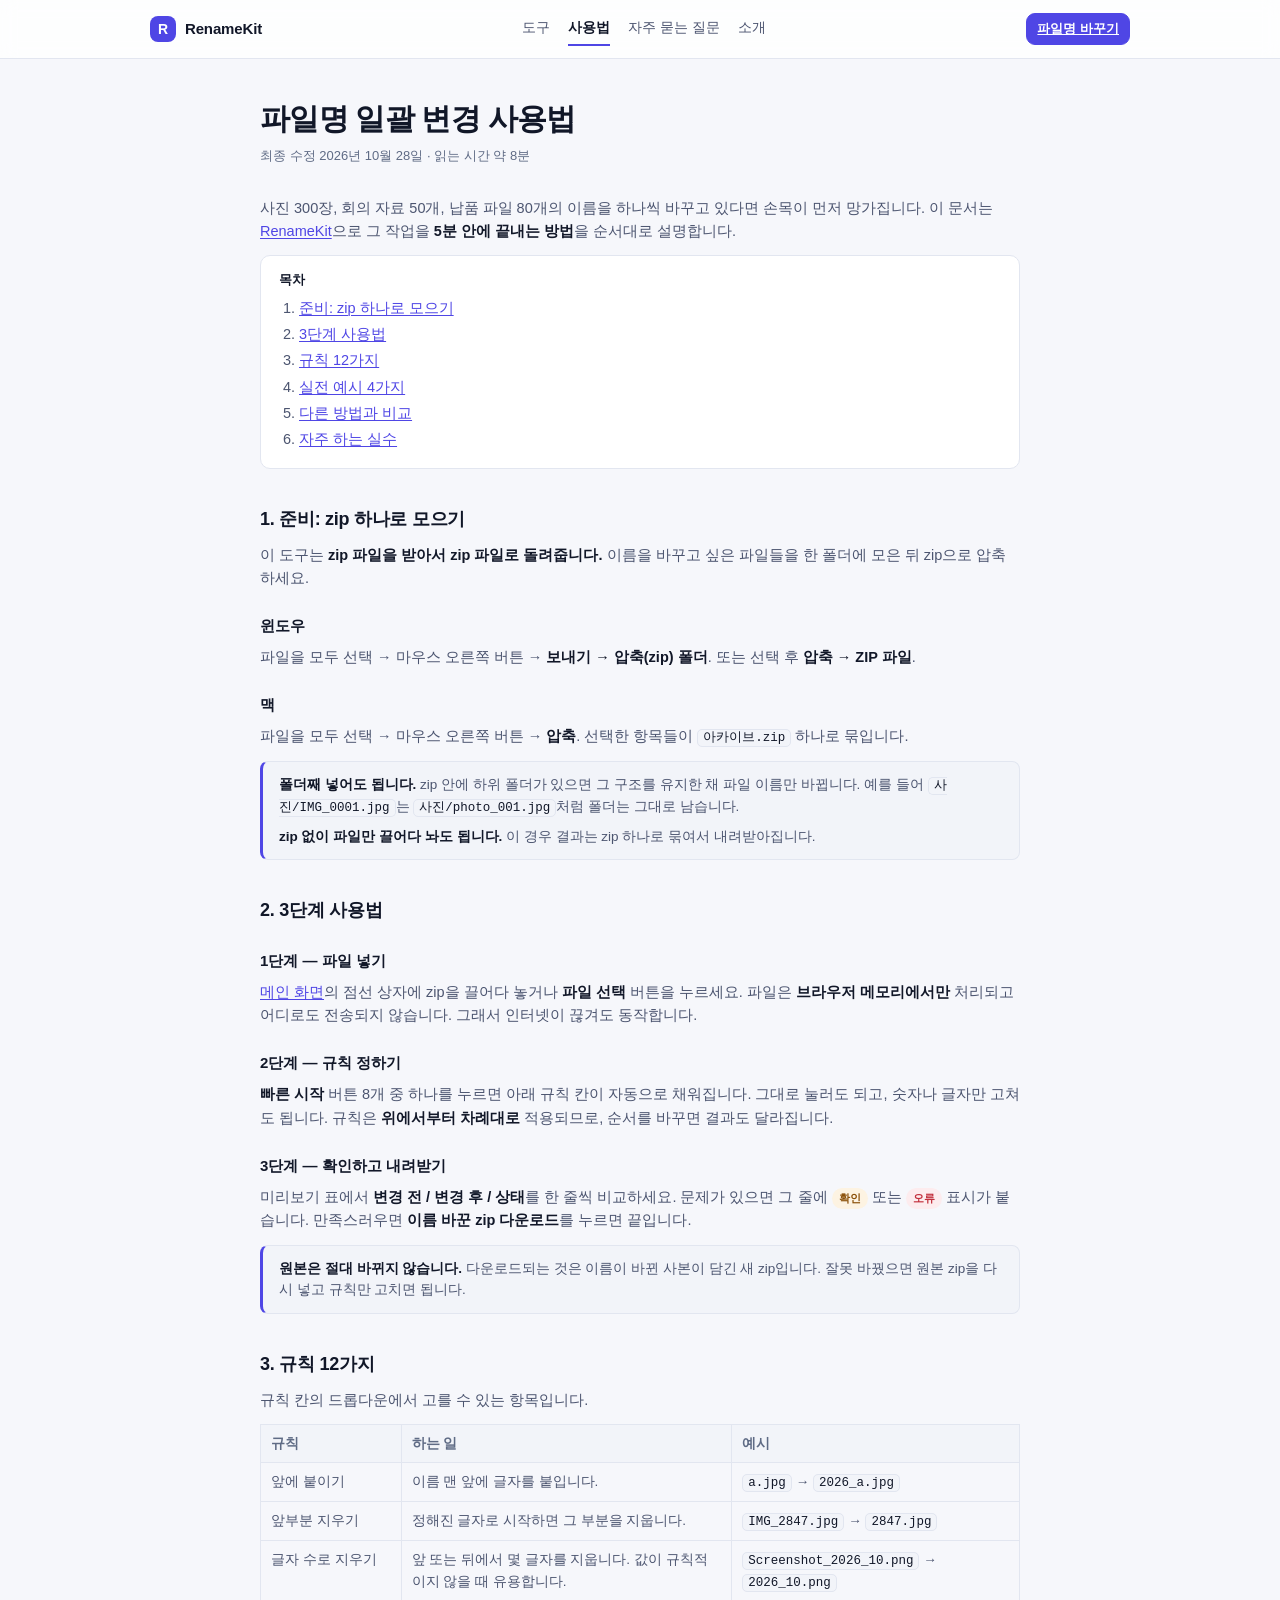
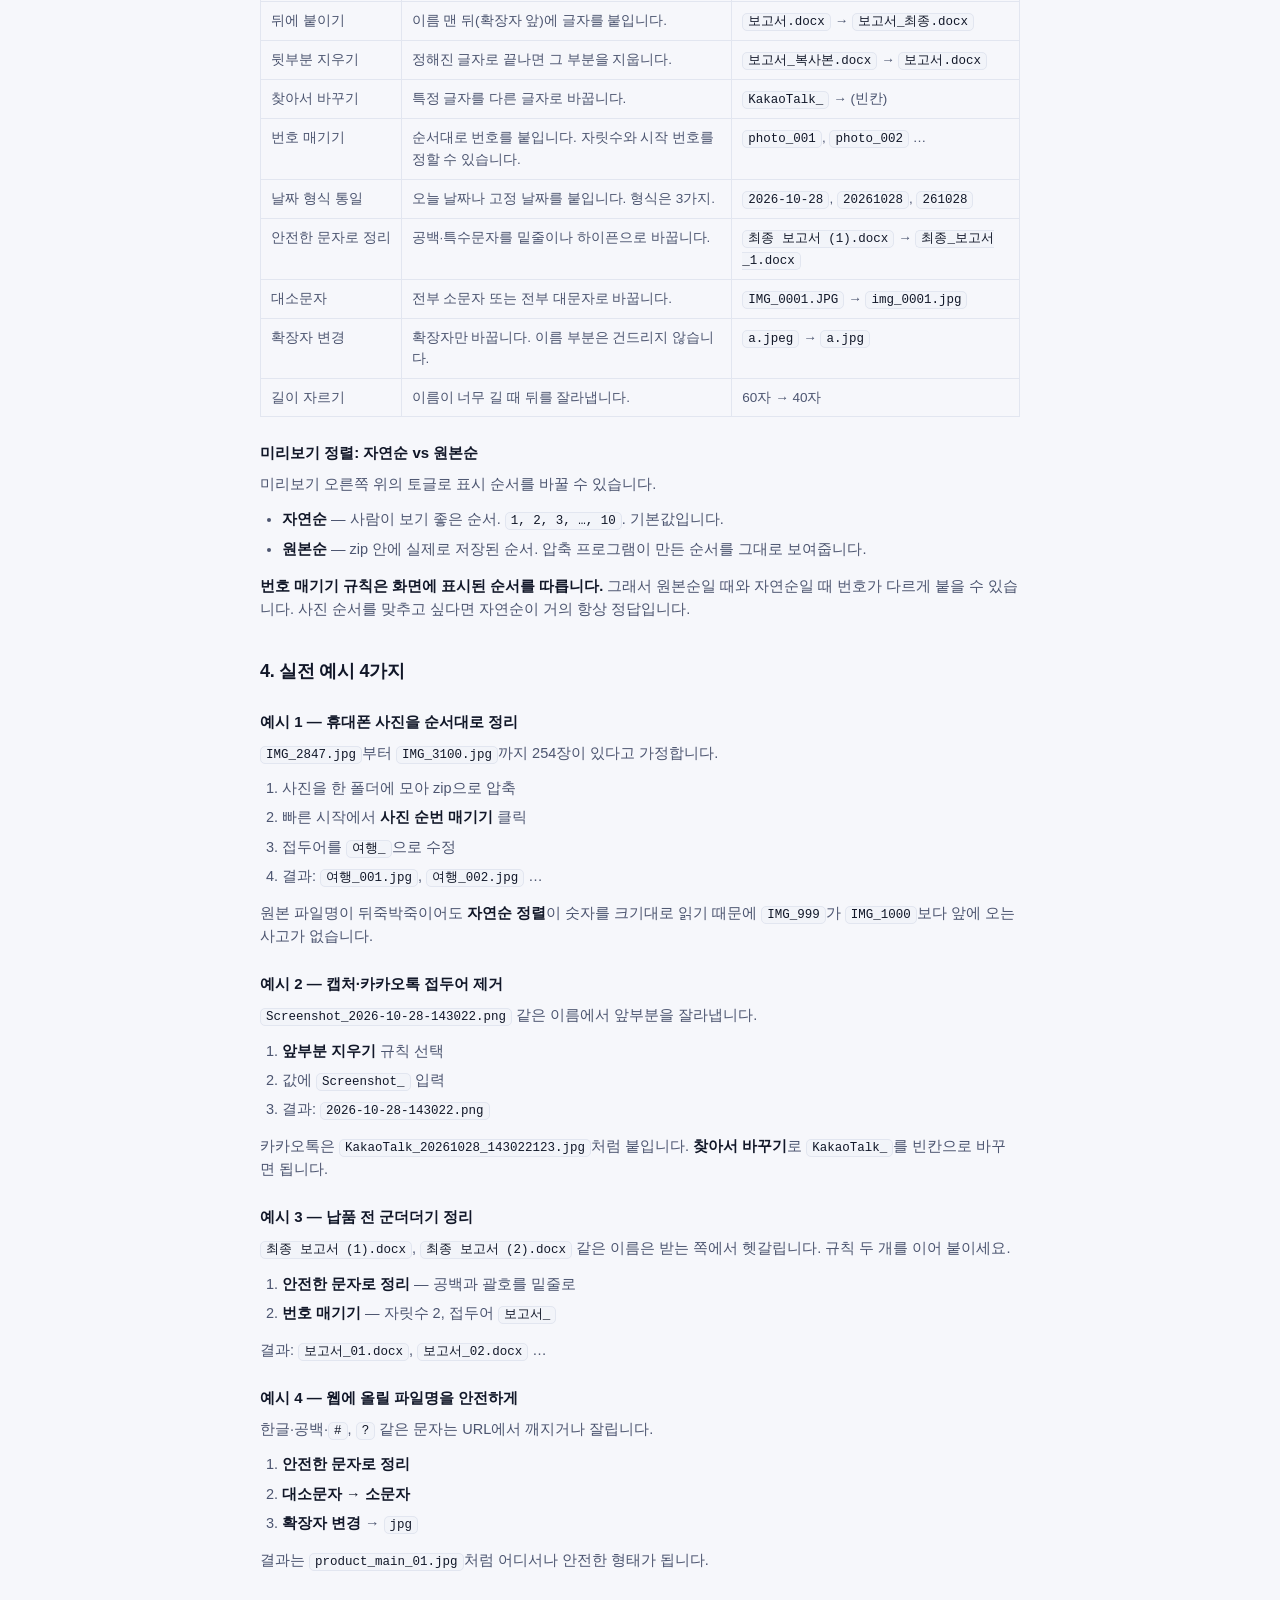
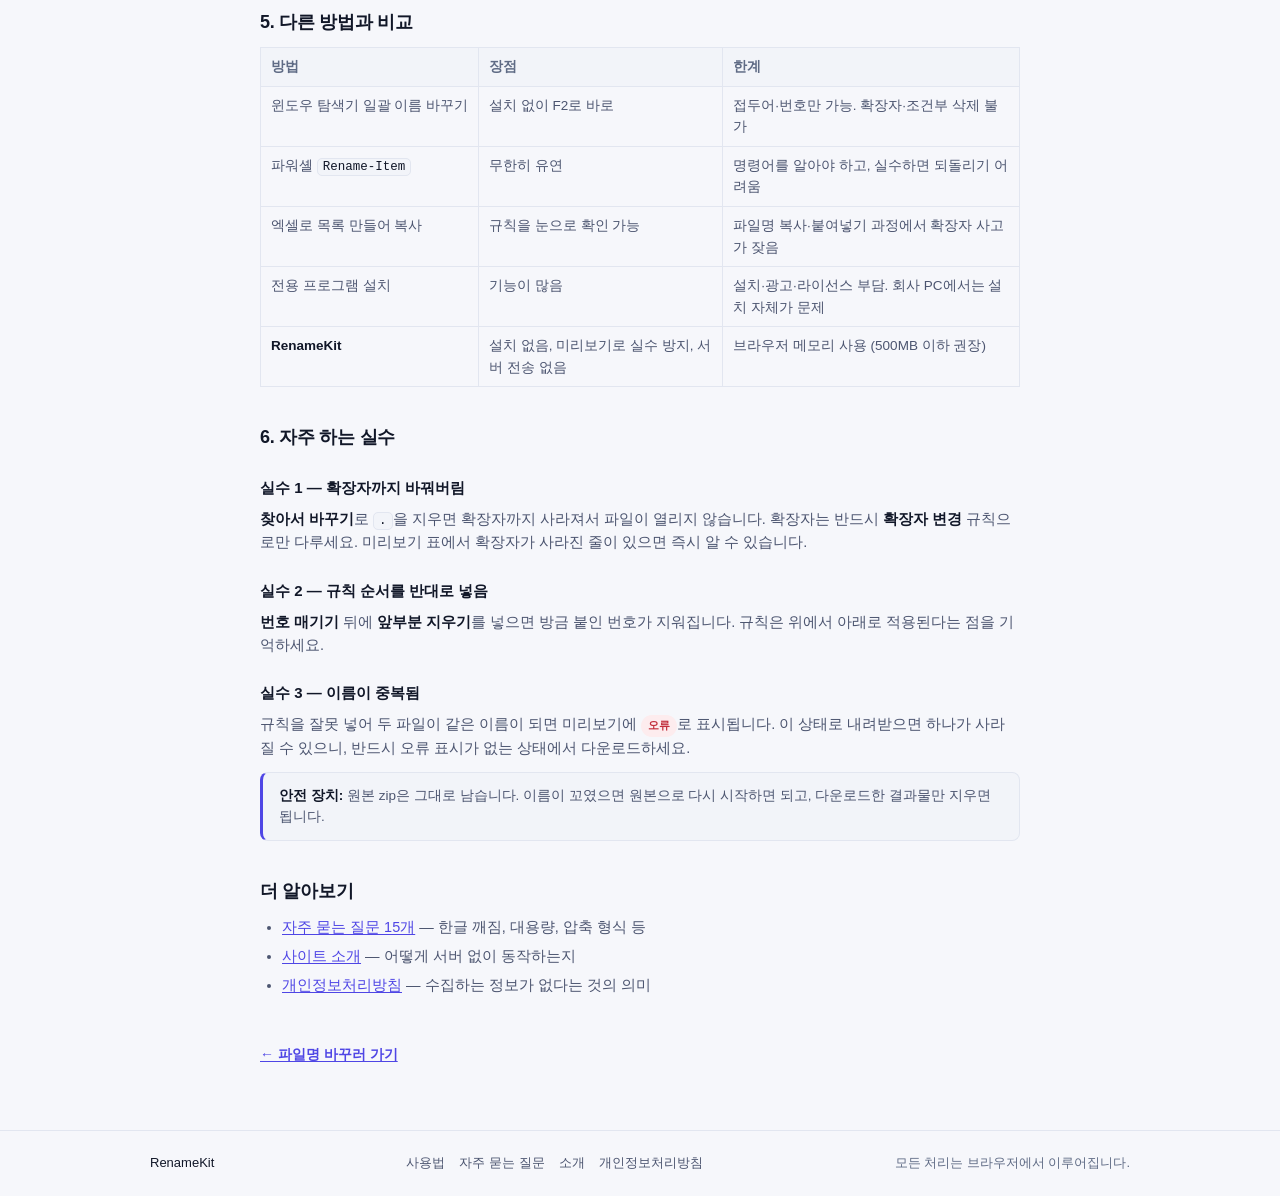
<file: public/guide.html>
<!DOCTYPE html>
<html lang="ko">
<head>
<meta charset="utf-8" />
<meta name="viewport" content="width=device-width, initial-scale=1" />
<title>파일명 일괄 변경 사용법 — 규칙 12가지와 실전 예시 | RenameKit</title>
<meta name="description" content="zip 파일 하나로 수백 개 파일명을 한 번에 바꾸는 방법을 단계별로 정리했습니다. 접두어·접미어·번호·날짜·확장자 규칙 12가지와 사진 정리, 납품용 파일명 정리 같은 실전 예시를 담았습니다." />
<meta name="robots" content="index, follow, max-image-preview:large" />
<meta name="theme-color" content="#4f46e5" />
<meta property="og:title" content="파일명 일괄 변경 사용법 — 규칙 12가지와 실전 예시" />
<meta property="og:description" content="접두어·접미어·번호·날짜·확장자 규칙 12가지와 실전 예시를 단계별로 정리했습니다." />
<meta property="og:type" content="article" />
<meta property="og:url" content="https://renamekit.pages.dev/guide.html" />
<meta property="og:site_name" content="RenameKit" />
<meta property="og:locale" content="ko_KR" />
<meta property="og:image" content="https://renamekit.pages.dev/og.png" />
<meta name="twitter:card" content="summary_large_image" />
<link rel="icon" href="favicon.svg" type="image/svg+xml" />
<link rel="canonical" href="https://renamekit.pages.dev/guide.html" />
<link rel="stylesheet" href="css/style.css" />
</head>
<body>

<header class="site-header">
  <div class="wrap header-inner">
    <a class="brand" href="./">
      <span class="brand-mark" aria-hidden="true">R</span>
      <span class="brand-name">RenameKit</span>
    </a>
    <nav class="site-nav" aria-label="주요 메뉴">
      <a href="./">도구</a>
      <a href="guide.html" aria-current="page">사용법</a>
      <a href="faq.html">자주 묻는 질문</a>
      <a href="about.html">소개</a>
    </nav>
    <div class="header-right">
      <a class="btn btn-primary btn-sm" href="./">파일명 바꾸기</a>
    </div>
  </div>
</header>

<main class="wrap">
  <article class="doc">
    <h1>파일명 일괄 변경 사용법</h1>
    <p class="doc-meta">최종 수정 2026년 10월 28일 · 읽는 시간 약 8분</p>

    <p>
      사진 300장, 회의 자료 50개, 납품 파일 80개의 이름을 하나씩 바꾸고 있다면
      손목이 먼저 망가집니다. 이 문서는 <a href="./">RenameKit</a>으로 그 작업을
      <strong>5분 안에 끝내는 방법</strong>을 순서대로 설명합니다.
    </p>

    <div class="toc">
      <p>목차</p>
      <ol>
        <li><a href="#prepare">준비: zip 하나로 모으기</a></li>
        <li><a href="#step">3단계 사용법</a></li>
        <li><a href="#rules">규칙 12가지</a></li>
        <li><a href="#examples">실전 예시 4가지</a></li>
        <li><a href="#compare">다른 방법과 비교</a></li>
        <li><a href="#mistakes">자주 하는 실수</a></li>
      </ol>
    </div>

    <h2 id="prepare">1. 준비: zip 하나로 모으기</h2>

    <p>
      이 도구는 <strong>zip 파일을 받아서 zip 파일로 돌려줍니다.</strong> 이름을 바꾸고 싶은
      파일들을 한 폴더에 모은 뒤 zip으로 압축하세요.
    </p>

    <h3>윈도우</h3>
    <p>
      파일을 모두 선택 → 마우스 오른쪽 버튼 → <strong>보내기 → 압축(zip) 폴더</strong>.
      또는 선택 후 <strong>압축 → ZIP 파일</strong>.
    </p>

    <h3>맥</h3>
    <p>
      파일을 모두 선택 → 마우스 오른쪽 버튼 → <strong>압축</strong>. 선택한 항목들이
      <code>아카이브.zip</code> 하나로 묶입니다.
    </p>

    <div class="note">
      <p>
        <strong>폴더째 넣어도 됩니다.</strong> zip 안에 하위 폴더가 있으면 그 구조를 유지한 채
        파일 이름만 바뀝니다. 예를 들어 <code>사진/IMG_0001.jpg</code>는
        <code>사진/photo_001.jpg</code>처럼 폴더는 그대로 남습니다.
      </p>
      <p>
        <strong>zip 없이 파일만 끌어다 놔도 됩니다.</strong> 이 경우 결과는 zip 하나로 묶여서
        내려받아집니다.
      </p>
    </div>

    <h2 id="step">2. 3단계 사용법</h2>

    <h3>1단계 — 파일 넣기</h3>
    <p>
      <a href="./">메인 화면</a>의 점선 상자에 zip을 끌어다 놓거나 <strong>파일 선택</strong>
      버튼을 누르세요. 파일은 <strong>브라우저 메모리에서만</strong> 처리되고 어디로도 전송되지
      않습니다. 그래서 인터넷이 끊겨도 동작합니다.
    </p>

    <h3>2단계 — 규칙 정하기</h3>
    <p>
      <strong>빠른 시작</strong> 버튼 8개 중 하나를 누르면 아래 규칙 칸이 자동으로 채워집니다.
      그대로 눌러도 되고, 숫자나 글자만 고쳐도 됩니다. 규칙은 <strong>위에서부터 차례대로</strong>
      적용되므로, 순서를 바꾸면 결과도 달라집니다.
    </p>

    <h3>3단계 — 확인하고 내려받기</h3>
    <p>
      미리보기 표에서 <strong>변경 전 / 변경 후 / 상태</strong>를 한 줄씩 비교하세요.
      문제가 있으면 그 줄에 <span class="chip warn">확인</span> 또는
      <span class="chip error">오류</span> 표시가 붙습니다. 만족스러우면
      <strong>이름 바꾼 zip 다운로드</strong>를 누르면 끝입니다.
    </p>

    <div class="note">
      <p>
        <strong>원본은 절대 바뀌지 않습니다.</strong> 다운로드되는 것은 이름이 바뀐 사본이 담긴
        새 zip입니다. 잘못 바꿨으면 원본 zip을 다시 넣고 규칙만 고치면 됩니다.
      </p>
    </div>

    <h2 id="rules">3. 규칙 12가지</h2>

    <p>규칙 칸의 드롭다운에서 고를 수 있는 항목입니다.</p>

    <table>
      <thead>
        <tr><th>규칙</th><th>하는 일</th><th>예시</th></tr>
      </thead>
      <tbody>
        <tr>
          <td>앞에 붙이기</td>
          <td>이름 맨 앞에 글자를 붙입니다.</td>
          <td><code>a.jpg</code> → <code>2026_a.jpg</code></td>
        </tr>
        <tr>
          <td>앞부분 지우기</td>
          <td>정해진 글자로 시작하면 그 부분을 지웁니다.</td>
          <td><code>IMG_2847.jpg</code> → <code>2847.jpg</code></td>
        </tr>
        <tr>
          <td>글자 수로 지우기</td>
          <td>앞 또는 뒤에서 몇 글자를 지웁니다. 값이 규칙적이지 않을 때 유용합니다.</td>
          <td><code>Screenshot_2026_10.png</code> → <code>2026_10.png</code></td>
        </tr>
        <tr>
          <td>뒤에 붙이기</td>
          <td>이름 맨 뒤(확장자 앞)에 글자를 붙입니다.</td>
          <td><code>보고서.docx</code> → <code>보고서_최종.docx</code></td>
        </tr>
        <tr>
          <td>뒷부분 지우기</td>
          <td>정해진 글자로 끝나면 그 부분을 지웁니다.</td>
          <td><code>보고서_복사본.docx</code> → <code>보고서.docx</code></td>
        </tr>
        <tr>
          <td>찾아서 바꾸기</td>
          <td>특정 글자를 다른 글자로 바꿉니다.</td>
          <td><code>KakaoTalk_</code> → (빈칸)</td>
        </tr>
        <tr>
          <td>번호 매기기</td>
          <td>순서대로 번호를 붙입니다. 자릿수와 시작 번호를 정할 수 있습니다.</td>
          <td><code>photo_001</code>, <code>photo_002</code> …</td>
        </tr>
        <tr>
          <td>날짜 형식 통일</td>
          <td>오늘 날짜나 고정 날짜를 붙입니다. 형식은 3가지.</td>
          <td><code>2026-10-28</code>, <code>20261028</code>, <code>261028</code></td>
        </tr>
        <tr>
          <td>안전한 문자로 정리</td>
          <td>공백·특수문자를 밑줄이나 하이픈으로 바꿉니다.</td>
          <td><code>최종 보고서 (1).docx</code> → <code>최종_보고서_1.docx</code></td>
        </tr>
        <tr>
          <td>대소문자</td>
          <td>전부 소문자 또는 전부 대문자로 바꿉니다.</td>
          <td><code>IMG_0001.JPG</code> → <code>img_0001.jpg</code></td>
        </tr>
        <tr>
          <td>확장자 변경</td>
          <td>확장자만 바꿉니다. 이름 부분은 건드리지 않습니다.</td>
          <td><code>a.jpeg</code> → <code>a.jpg</code></td>
        </tr>
        <tr>
          <td>길이 자르기</td>
          <td>이름이 너무 길 때 뒤를 잘라냅니다.</td>
          <td>60자 → 40자</td>
        </tr>
      </tbody>
    </table>

    <h3>미리보기 정렬: 자연순 vs 원본순</h3>
    <p>
      미리보기 오른쪽 위의 토글로 표시 순서를 바꿀 수 있습니다.
    </p>
    <ul>
      <li>
        <strong>자연순</strong> — 사람이 보기 좋은 순서. <code>1, 2, 3, …, 10</code>.
        기본값입니다.
      </li>
      <li>
        <strong>원본순</strong> — zip 안에 실제로 저장된 순서. 압축 프로그램이 만든
        순서를 그대로 보여줍니다.
      </li>
    </ul>
    <p>
      <strong>번호 매기기 규칙은 화면에 표시된 순서를 따릅니다.</strong> 그래서 원본순일 때와
      자연순일 때 번호가 다르게 붙을 수 있습니다. 사진 순서를 맞추고 싶다면 자연순이
      거의 항상 정답입니다.
    </p>

    <h2 id="examples">4. 실전 예시 4가지</h2>

    <h3>예시 1 — 휴대폰 사진을 순서대로 정리</h3>
    <p>
      <code>IMG_2847.jpg</code>부터 <code>IMG_3100.jpg</code>까지 254장이 있다고 가정합니다.
    </p>
    <ol>
      <li>사진을 한 폴더에 모아 zip으로 압축</li>
      <li>빠른 시작에서 <strong>사진 순번 매기기</strong> 클릭</li>
      <li>접두어를 <code>여행_</code>으로 수정</li>
      <li>결과: <code>여행_001.jpg</code>, <code>여행_002.jpg</code> …</li>
    </ol>
    <p>
      원본 파일명이 뒤죽박죽이어도 <strong>자연순 정렬</strong>이 숫자를 크기대로 읽기 때문에
      <code>IMG_999</code>가 <code>IMG_1000</code>보다 앞에 오는 사고가 없습니다.
    </p>

    <h3>예시 2 — 캡처·카카오톡 접두어 제거</h3>
    <p>
      <code>Screenshot_2026-10-28-143022.png</code> 같은 이름에서 앞부분을 잘라냅니다.
    </p>
    <ol>
      <li><strong>앞부분 지우기</strong> 규칙 선택</li>
      <li>값에 <code>Screenshot_</code> 입력</li>
      <li>결과: <code>2026-10-28-143022.png</code></li>
    </ol>
    <p>
      카카오톡은 <code>KakaoTalk_20261028_143022123.jpg</code>처럼 붙입니다.
      <strong>찾아서 바꾸기</strong>로 <code>KakaoTalk_</code>를 빈칸으로 바꾸면 됩니다.
    </p>

    <h3>예시 3 — 납품 전 군더더기 정리</h3>
    <p>
      <code>최종 보고서 (1).docx</code>, <code>최종 보고서 (2).docx</code> 같은 이름은
      받는 쪽에서 헷갈립니다. 규칙 두 개를 이어 붙이세요.
    </p>
    <ol>
      <li><strong>안전한 문자로 정리</strong> — 공백과 괄호를 밑줄로</li>
      <li><strong>번호 매기기</strong> — 자릿수 2, 접두어 <code>보고서_</code></li>
    </ol>
    <p>결과: <code>보고서_01.docx</code>, <code>보고서_02.docx</code> …</p>

    <h3>예시 4 — 웹에 올릴 파일명을 안전하게</h3>
    <p>
      한글·공백·<code>#</code>, <code>?</code> 같은 문자는 URL에서 깨지거나 잘립니다.
    </p>
    <ol>
      <li><strong>안전한 문자로 정리</strong></li>
      <li><strong>대소문자 → 소문자</strong></li>
      <li><strong>확장자 변경</strong> → <code>jpg</code></li>
    </ol>
    <p>
      결과는 <code>product_main_01.jpg</code>처럼 어디서나 안전한 형태가 됩니다.
    </p>

    <h2 id="compare">5. 다른 방법과 비교</h2>

    <table>
      <thead>
        <tr><th>방법</th><th>장점</th><th>한계</th></tr>
      </thead>
      <tbody>
        <tr>
          <td>윈도우 탐색기 일괄 이름 바꾸기</td>
          <td>설치 없이 F2로 바로</td>
          <td>접두어·번호만 가능. 확장자·조건부 삭제 불가</td>
        </tr>
        <tr>
          <td>파워셸 <code>Rename-Item</code></td>
          <td>무한히 유연</td>
          <td>명령어를 알아야 하고, 실수하면 되돌리기 어려움</td>
        </tr>
        <tr>
          <td>엑셀로 목록 만들어 복사</td>
          <td>규칙을 눈으로 확인 가능</td>
          <td>파일명 복사·붙여넣기 과정에서 확장자 사고가 잦음</td>
        </tr>
        <tr>
          <td>전용 프로그램 설치</td>
          <td>기능이 많음</td>
          <td>설치·광고·라이선스 부담. 회사 PC에서는 설치 자체가 문제</td>
        </tr>
        <tr>
          <td><strong>RenameKit</strong></td>
          <td>설치 없음, 미리보기로 실수 방지, 서버 전송 없음</td>
          <td>브라우저 메모리 사용 (500MB 이하 권장)</td>
        </tr>
      </tbody>
    </table>

    <h2 id="mistakes">6. 자주 하는 실수</h2>

    <h3>실수 1 — 확장자까지 바꿔버림</h3>
    <p>
      <strong>찾아서 바꾸기</strong>로 <code>.</code>을 지우면 확장자까지 사라져서 파일이
      열리지 않습니다. 확장자는 반드시 <strong>확장자 변경</strong> 규칙으로만 다루세요.
      미리보기 표에서 확장자가 사라진 줄이 있으면 즉시 알 수 있습니다.
    </p>

    <h3>실수 2 — 규칙 순서를 반대로 넣음</h3>
    <p>
      <strong>번호 매기기</strong> 뒤에 <strong>앞부분 지우기</strong>를 넣으면 방금 붙인 번호가
      지워집니다. 규칙은 위에서 아래로 적용된다는 점을 기억하세요.
    </p>

    <h3>실수 3 — 이름이 중복됨</h3>
    <p>
      규칙을 잘못 넣어 두 파일이 같은 이름이 되면 미리보기에
      <span class="chip error">오류</span>로 표시됩니다. 이 상태로 내려받으면 하나가 사라질 수
      있으니, 반드시 오류 표시가 없는 상태에서 다운로드하세요.
    </p>

    <div class="note">
      <p>
        <strong>안전 장치:</strong> 원본 zip은 그대로 남습니다. 이름이 꼬였으면 원본으로 다시
        시작하면 되고, 다운로드한 결과물만 지우면 됩니다.
      </p>
    </div>

    <h2>더 알아보기</h2>
    <ul>
      <li><a href="faq.html">자주 묻는 질문 15개</a> — 한글 깨짐, 대용량, 압축 형식 등</li>
      <li><a href="about.html">사이트 소개</a> — 어떻게 서버 없이 동작하는지</li>
      <li><a href="privacy.html">개인정보처리방침</a> — 수집하는 정보가 없다는 것의 의미</li>
    </ul>

    <a class="back" href="./">← 파일명 바꾸러 가기</a>
  </article>
</main>

<footer class="site-footer">
  <div class="wrap footer-inner">
    <span>RenameKit</span>
    <nav class="footer-nav" aria-label="사이트 정보">
      <a href="guide.html">사용법</a>
      <a href="faq.html">자주 묻는 질문</a>
      <a href="about.html">소개</a>
      <a href="privacy.html">개인정보처리방침</a>
    </nav>
    <span class="muted">모든 처리는 브라우저에서 이루어집니다.</span>
  </div>
</footer>

<script type="application/ld+json">
{
  "@context": "https://schema.org",
  "@type": "Article",
  "headline": "파일명 일괄 변경 사용법 — 규칙 12가지와 실전 예시",
  "description": "zip 파일 하나로 수백 개 파일명을 한 번에 바꾸는 방법과 규칙 12가지, 실전 예시를 정리한 문서.",
  "inLanguage": "ko",
  "datePublished": "2026-10-28",
  "dateModified": "2026-10-28",
  "mainEntityOfPage": "https://renamekit.pages.dev/guide.html",
  "author": { "@type": "Organization", "name": "RenameKit" },
  "publisher": { "@type": "Organization", "name": "RenameKit" }
}
</script>
</body>
</html>
</file>
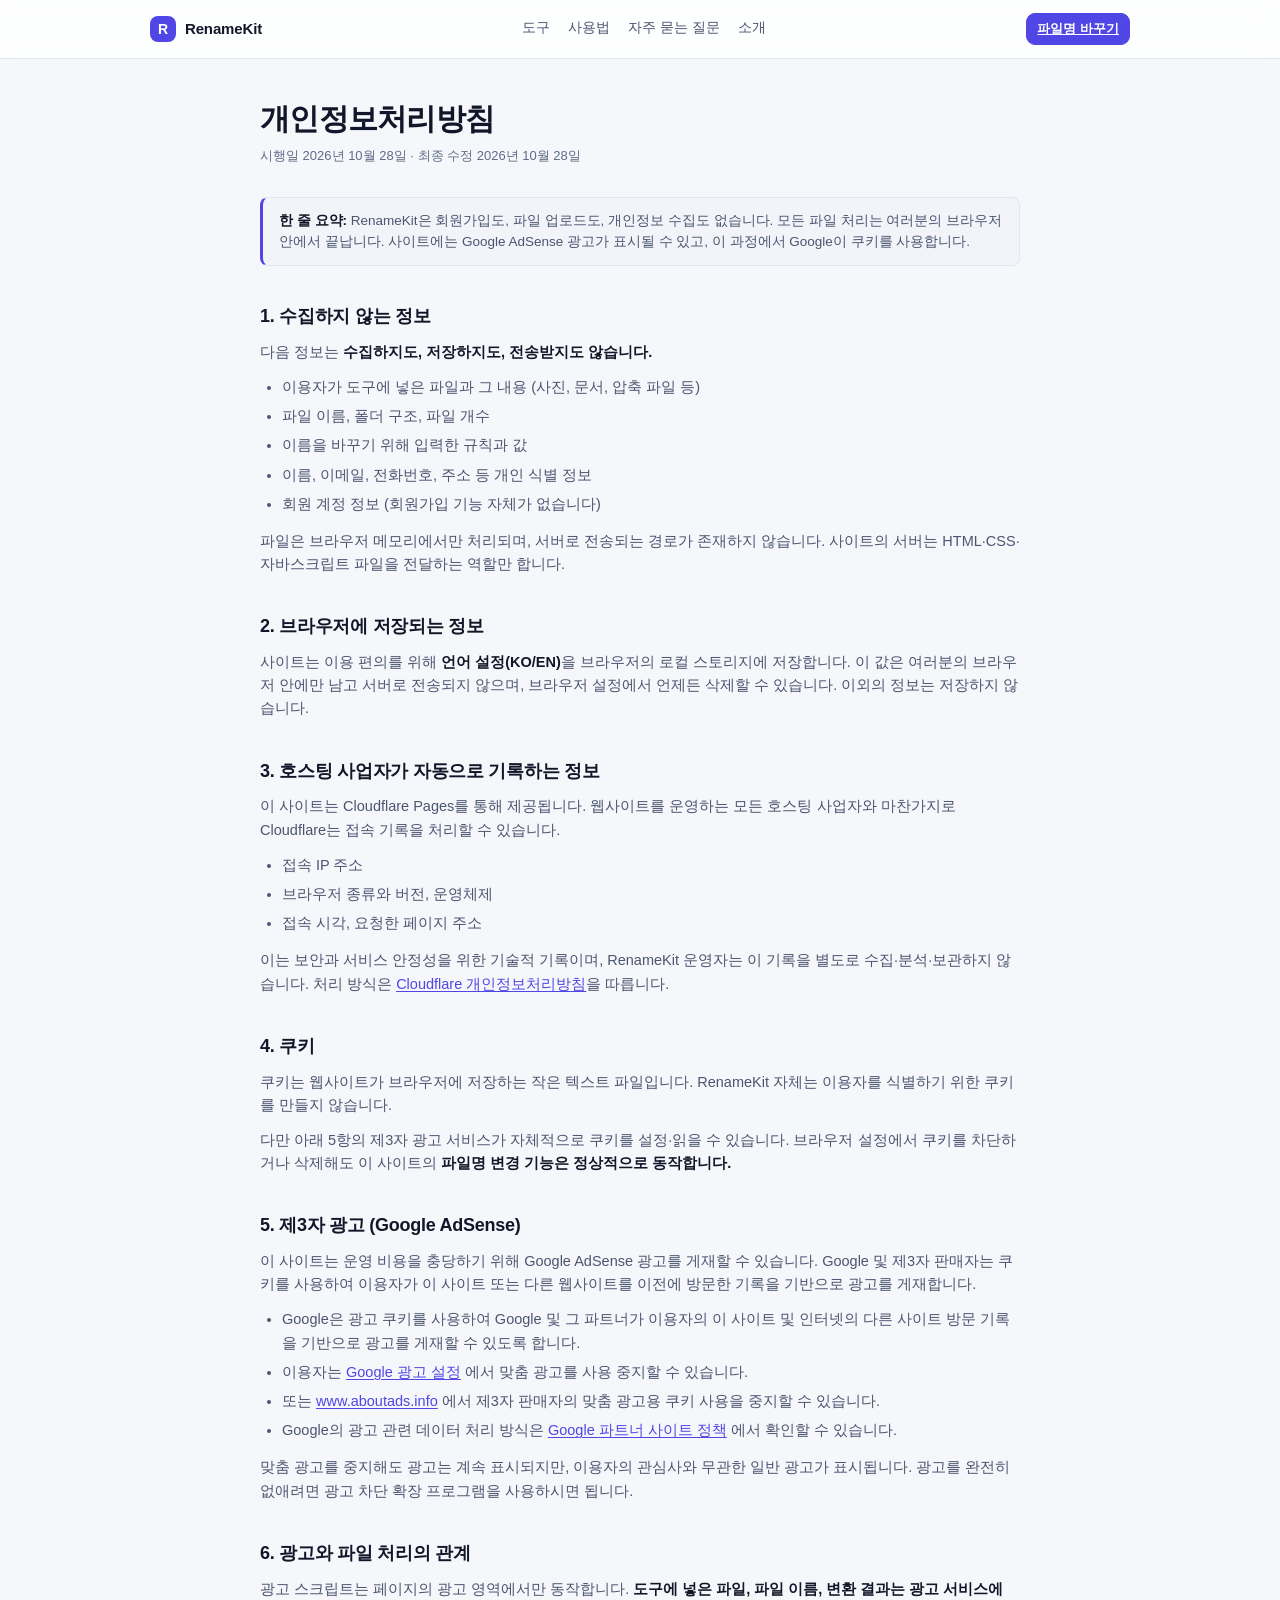
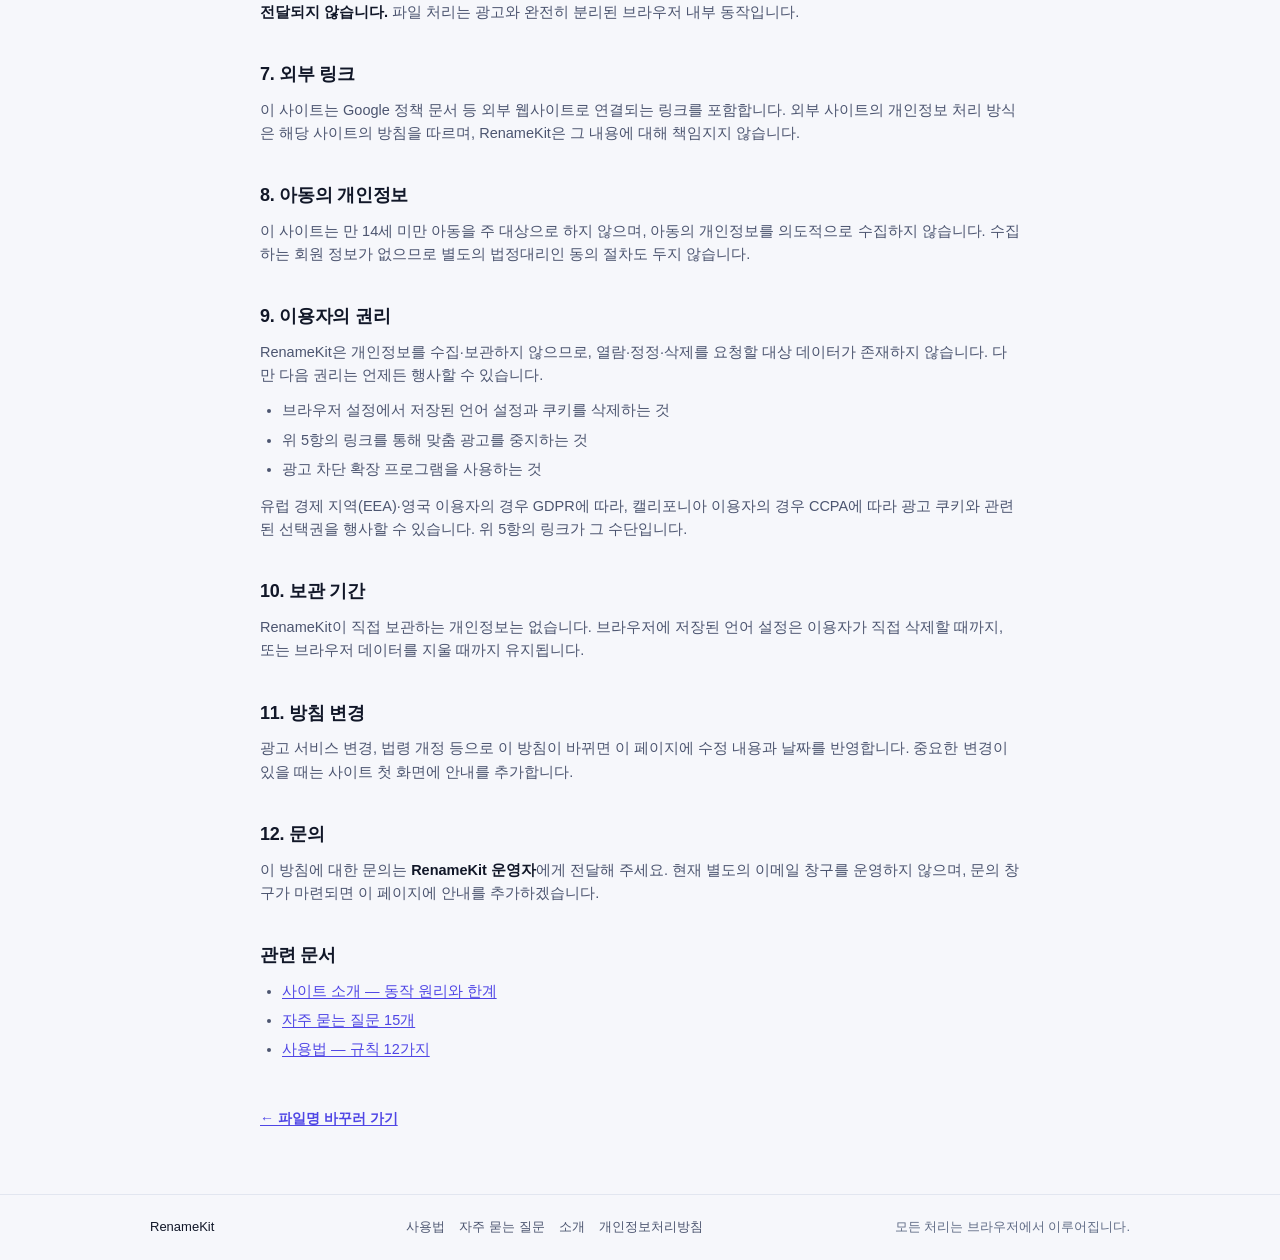
<file: public/privacy.html>
<!DOCTYPE html>
<html lang="ko">
<head>
<meta charset="utf-8" />
<meta name="viewport" content="width=device-width, initial-scale=1" />
<title>개인정보처리방침 | RenameKit</title>
<meta name="description" content="RenameKit의 개인정보처리방침입니다. 업로드한 파일은 서버로 전송되지 않으며, 사이트는 이용자의 개인정보를 수집하지 않습니다. 쿠키와 제3자 광고에 대한 안내를 포함합니다." />
<meta name="robots" content="index, follow" />
<meta name="theme-color" content="#4f46e5" />
<meta property="og:title" content="개인정보처리방침 | RenameKit" />
<meta property="og:description" content="파일은 서버로 전송되지 않습니다. 쿠키와 제3자 광고에 대한 안내를 포함한 개인정보처리방침입니다." />
<meta property="og:type" content="article" />
<meta property="og:url" content="https://renamekit.pages.dev/privacy.html" />
<meta property="og:site_name" content="RenameKit" />
<meta property="og:locale" content="ko_KR" />
<meta property="og:image" content="https://renamekit.pages.dev/og.png" />
<meta name="twitter:card" content="summary_large_image" />
<link rel="icon" href="favicon.svg" type="image/svg+xml" />
<link rel="canonical" href="https://renamekit.pages.dev/privacy.html" />
<link rel="stylesheet" href="css/style.css" />
</head>
<body>

<header class="site-header">
  <div class="wrap header-inner">
    <a class="brand" href="./">
      <span class="brand-mark" aria-hidden="true">R</span>
      <span class="brand-name">RenameKit</span>
    </a>
    <nav class="site-nav" aria-label="주요 메뉴">
      <a href="./">도구</a>
      <a href="guide.html">사용법</a>
      <a href="faq.html">자주 묻는 질문</a>
      <a href="about.html">소개</a>
    </nav>
    <div class="header-right">
      <a class="btn btn-primary btn-sm" href="./">파일명 바꾸기</a>
    </div>
  </div>
</header>

<main class="wrap">
  <article class="doc">
    <h1>개인정보처리방침</h1>
    <p class="doc-meta">시행일 2026년 10월 28일 · 최종 수정 2026년 10월 28일</p>

    <div class="note">
      <p>
        <strong>한 줄 요약:</strong> RenameKit은 회원가입도, 파일 업로드도, 개인정보 수집도
        없습니다. 모든 파일 처리는 여러분의 브라우저 안에서 끝납니다.
        사이트에는 Google AdSense 광고가 표시될 수 있고, 이 과정에서 Google이 쿠키를 사용합니다.
      </p>
    </div>

    <h2>1. 수집하지 않는 정보</h2>
    <p>다음 정보는 <strong>수집하지도, 저장하지도, 전송받지도 않습니다.</strong></p>
    <ul>
      <li>이용자가 도구에 넣은 파일과 그 내용 (사진, 문서, 압축 파일 등)</li>
      <li>파일 이름, 폴더 구조, 파일 개수</li>
      <li>이름을 바꾸기 위해 입력한 규칙과 값</li>
      <li>이름, 이메일, 전화번호, 주소 등 개인 식별 정보</li>
      <li>회원 계정 정보 (회원가입 기능 자체가 없습니다)</li>
    </ul>
    <p>
      파일은 브라우저 메모리에서만 처리되며, 서버로 전송되는 경로가 존재하지 않습니다.
      사이트의 서버는 HTML·CSS·자바스크립트 파일을 전달하는 역할만 합니다.
    </p>

    <h2>2. 브라우저에 저장되는 정보</h2>
    <p>
      사이트는 이용 편의를 위해 <strong>언어 설정(KO/EN)</strong>을 브라우저의
      로컬 스토리지에 저장합니다. 이 값은 여러분의 브라우저 안에만 남고 서버로 전송되지 않으며,
      브라우저 설정에서 언제든 삭제할 수 있습니다. 이외의 정보는 저장하지 않습니다.
    </p>

    <h2>3. 호스팅 사업자가 자동으로 기록하는 정보</h2>
    <p>
      이 사이트는 Cloudflare Pages를 통해 제공됩니다. 웹사이트를 운영하는 모든 호스팅
      사업자와 마찬가지로 Cloudflare는 접속 기록을 처리할 수 있습니다.
    </p>
    <ul>
      <li>접속 IP 주소</li>
      <li>브라우저 종류와 버전, 운영체제</li>
      <li>접속 시각, 요청한 페이지 주소</li>
    </ul>
    <p>
      이는 보안과 서비스 안정성을 위한 기술적 기록이며, RenameKit 운영자는 이 기록을
      별도로 수집·분석·보관하지 않습니다. 처리 방식은
      <a href="https://www.cloudflare.com/privacypolicy/" rel="noopener nofollow" target="_blank">Cloudflare 개인정보처리방침</a>을
      따릅니다.
    </p>

    <h2>4. 쿠키</h2>
    <p>
      쿠키는 웹사이트가 브라우저에 저장하는 작은 텍스트 파일입니다.
      RenameKit 자체는 이용자를 식별하기 위한 쿠키를 만들지 않습니다.
    </p>
    <p>
      다만 아래 5항의 제3자 광고 서비스가 자체적으로 쿠키를 설정·읽을 수 있습니다.
      브라우저 설정에서 쿠키를 차단하거나 삭제해도 이 사이트의 <strong>파일명 변경 기능은
      정상적으로 동작합니다.</strong>
    </p>

    <h2>5. 제3자 광고 (Google AdSense)</h2>
    <p>
      이 사이트는 운영 비용을 충당하기 위해 Google AdSense 광고를 게재할 수 있습니다.
      Google 및 제3자 판매자는 쿠키를 사용하여 이용자가 이 사이트 또는 다른 웹사이트를
      이전에 방문한 기록을 기반으로 광고를 게재합니다.
    </p>
    <ul>
      <li>
        Google은 광고 쿠키를 사용하여 Google 및 그 파트너가 이용자의 이 사이트 및
        인터넷의 다른 사이트 방문 기록을 기반으로 광고를 게재할 수 있도록 합니다.
      </li>
      <li>
        이용자는
        <a href="https://www.google.com/settings/ads" rel="noopener nofollow" target="_blank">Google 광고 설정</a>
        에서 맞춤 광고를 사용 중지할 수 있습니다.
      </li>
      <li>
        또는
        <a href="https://www.aboutads.info/choices/" rel="noopener nofollow" target="_blank">www.aboutads.info</a>
        에서 제3자 판매자의 맞춤 광고용 쿠키 사용을 중지할 수 있습니다.
      </li>
      <li>
        Google의 광고 관련 데이터 처리 방식은
        <a href="https://policies.google.com/technologies/partner-sites" rel="noopener nofollow" target="_blank">Google 파트너 사이트 정책</a>
        에서 확인할 수 있습니다.
      </li>
    </ul>
    <p>
      맞춤 광고를 중지해도 광고는 계속 표시되지만, 이용자의 관심사와 무관한 일반 광고가
      표시됩니다. 광고를 완전히 없애려면 광고 차단 확장 프로그램을 사용하시면 됩니다.
    </p>

    <h2>6. 광고와 파일 처리의 관계</h2>
    <p>
      광고 스크립트는 페이지의 광고 영역에서만 동작합니다. <strong>도구에 넣은 파일,
      파일 이름, 변환 결과는 광고 서비스에 전달되지 않습니다.</strong>
      파일 처리는 광고와 완전히 분리된 브라우저 내부 동작입니다.
    </p>

    <h2>7. 외부 링크</h2>
    <p>
      이 사이트는 Google 정책 문서 등 외부 웹사이트로 연결되는 링크를 포함합니다.
      외부 사이트의 개인정보 처리 방식은 해당 사이트의 방침을 따르며,
      RenameKit은 그 내용에 대해 책임지지 않습니다.
    </p>

    <h2>8. 아동의 개인정보</h2>
    <p>
      이 사이트는 만 14세 미만 아동을 주 대상으로 하지 않으며, 아동의 개인정보를
      의도적으로 수집하지 않습니다. 수집하는 회원 정보가 없으므로 별도의 법정대리인 동의
      절차도 두지 않습니다.
    </p>

    <h2>9. 이용자의 권리</h2>
    <p>
      RenameKit은 개인정보를 수집·보관하지 않으므로, 열람·정정·삭제를 요청할 대상 데이터가
      존재하지 않습니다. 다만 다음 권리는 언제든 행사할 수 있습니다.
    </p>
    <ul>
      <li>브라우저 설정에서 저장된 언어 설정과 쿠키를 삭제하는 것</li>
      <li>위 5항의 링크를 통해 맞춤 광고를 중지하는 것</li>
      <li>광고 차단 확장 프로그램을 사용하는 것</li>
    </ul>
    <p>
      유럽 경제 지역(EEA)·영국 이용자의 경우 GDPR에 따라, 캘리포니아 이용자의 경우 CCPA에
      따라 광고 쿠키와 관련된 선택권을 행사할 수 있습니다. 위 5항의 링크가 그 수단입니다.
    </p>

    <h2>10. 보관 기간</h2>
    <p>
      RenameKit이 직접 보관하는 개인정보는 없습니다. 브라우저에 저장된 언어 설정은
      이용자가 직접 삭제할 때까지, 또는 브라우저 데이터를 지울 때까지 유지됩니다.
    </p>

    <h2>11. 방침 변경</h2>
    <p>
      광고 서비스 변경, 법령 개정 등으로 이 방침이 바뀌면 이 페이지에 수정 내용과 날짜를
      반영합니다. 중요한 변경이 있을 때는 사이트 첫 화면에 안내를 추가합니다.
    </p>

    <h2>12. 문의</h2>
    <p>
      이 방침에 대한 문의는 <strong>RenameKit 운영자</strong>에게 전달해 주세요.
      현재 별도의 이메일 창구를 운영하지 않으며, 문의 창구가 마련되면 이 페이지에 안내를
      추가하겠습니다.
    </p>

    <h2>관련 문서</h2>
    <ul>
      <li><a href="about.html">사이트 소개 — 동작 원리와 한계</a></li>
      <li><a href="faq.html">자주 묻는 질문 15개</a></li>
      <li><a href="guide.html">사용법 — 규칙 12가지</a></li>
    </ul>

    <a class="back" href="./">← 파일명 바꾸러 가기</a>
  </article>
</main>

<footer class="site-footer">
  <div class="wrap footer-inner">
    <span>RenameKit</span>
    <nav class="footer-nav" aria-label="사이트 정보">
      <a href="guide.html">사용법</a>
      <a href="faq.html">자주 묻는 질문</a>
      <a href="about.html">소개</a>
      <a href="privacy.html">개인정보처리방침</a>
    </nav>
    <span class="muted">모든 처리는 브라우저에서 이루어집니다.</span>
  </div>
</footer>
</body>
</html>
</file>
<file: public/css/style.css>
:root {
  --bg: #f6f7fb;
  --surface: #ffffff;
  --surface-2: #f2f4f9;
  --border: #e2e6f0;
  --border-strong: #cfd5e4;
  --text: #111728;
  --text-soft: #4c5570;
  --muted: #5f6b85;
  --accent: #4f46e5;
  --accent-hover: #4338ca;
  --accent-soft: #eef0ff;
  --ok: #0f6e50;
  --ok-soft: #e6f7f0;
  --warn: #8a4f08;
  --warn-soft: #fdf3e2;
  --danger: #c22f3c;
  --danger-soft: #fdecee;
  --radius: 14px;
  --shadow: 0 1px 2px rgba(17, 23, 40, .04), 0 8px 24px rgba(17, 23, 40, .05);
  --mono: ui-monospace, SFMono-Regular, "SF Mono", Menlo, Consolas, "Liberation Mono", monospace;
}

@media (prefers-color-scheme: dark) {
  :root {
    --bg: #0d1017;
    --surface: #151a24;
    --surface-2: #1c222e;
    --border: #262e3d;
    --border-strong: #354054;
    --text: #e8ecf5;
    --text-soft: #aab4c8;
    --muted: #7d889e;
    --accent: #7b7bf5;
    --accent-hover: #9191ff;
    --accent-soft: #1e2140;
    --ok: #4ade80;
    --ok-soft: #12291f;
    --warn: #fbbf24;
    --warn-soft: #2a2213;
    --danger: #f87171;
    --danger-soft: #2b1417;
    --shadow: 0 1px 2px rgba(0, 0, 0, .3), 0 8px 24px rgba(0, 0, 0, .25);
  }
}

* { box-sizing: border-box; }

[hidden] { display: none !important; }

html { -webkit-text-size-adjust: 100%; }

body {
  margin: 0;
  background: var(--bg);
  color: var(--text);
  font-family: -apple-system, BlinkMacSystemFont, "Segoe UI", "Malgun Gothic",
    "Apple SD Gothic Neo", "Noto Sans KR", Roboto, sans-serif;
  font-size: 15px;
  line-height: 1.6;
  -webkit-font-smoothing: antialiased;
}

.wrap {
  width: 100%;
  max-width: 1020px;
  margin: 0 auto;
  padding: 0 20px;
}

.muted { color: var(--muted); }
.small { font-size: 13px; }

/* header */
.site-header {
  border-bottom: 1px solid var(--border);
  background: color-mix(in srgb, var(--surface) 80%, transparent);
  backdrop-filter: blur(8px);
  position: sticky;
  top: 0;
  z-index: 20;
}

.header-inner {
  display: flex;
  align-items: center;
  justify-content: space-between;
  height: 58px;
}

.brand {
  display: inline-flex;
  align-items: center;
  gap: 9px;
  text-decoration: none;
  color: var(--text);
  font-weight: 700;
  letter-spacing: -.01em;
}

.brand-mark {
  width: 26px;
  height: 26px;
  border-radius: 8px;
  background: var(--accent);
  color: #fff;
  display: grid;
  place-items: center;
  font-size: 14px;
  font-weight: 800;
}

.header-right { display: flex; align-items: center; gap: 12px; }

.site-nav {
  display: flex;
  align-items: center;
  gap: 18px;
  flex: 1;
  justify-content: center;
  font-size: 13.5px;
  min-width: 0;
}

.site-nav a {
  color: var(--text-soft);
  text-decoration: none;
  padding: 5px 0;
  border-bottom: 2px solid transparent;
  white-space: nowrap;
}

.site-nav a:hover { color: var(--text); border-bottom-color: var(--border-strong); }

.site-nav a[aria-current="page"] {
  color: var(--text);
  font-weight: 600;
  border-bottom-color: var(--accent);
}

.badge {
  font-size: 12px;
  color: var(--ok);
  background: var(--ok-soft);
  border: 1px solid color-mix(in srgb, var(--ok) 25%, transparent);
  padding: 3px 9px;
  border-radius: 999px;
  white-space: nowrap;
}

.lang,
.seg {
  display: inline-flex;
  background: var(--surface-2);
  border: 1px solid var(--border);
  border-radius: 9px;
  padding: 2px;
}

.lang-btn,
.seg-btn {
  border: 0;
  background: transparent;
  color: var(--muted);
  font: inherit;
  font-size: 12px;
  font-weight: 600;
  padding: 3px 9px;
  border-radius: 7px;
  cursor: pointer;
}

.lang-btn.is-active,
.seg-btn.is-active {
  background: var(--surface);
  color: var(--text);
  box-shadow: 0 1px 2px rgba(0, 0, 0, .08);
}

/* hero */
.hero { padding: 44px 0 24px; text-align: center; }

.hero h1 {
  margin: 0 0 10px;
  font-size: clamp(26px, 4.6vw, 38px);
  letter-spacing: -.03em;
  line-height: 1.25;
}

.lead {
  margin: 0 auto;
  max-width: 620px;
  color: var(--text-soft);
  font-size: 15.5px;
}

/* card */
.card {
  background: var(--surface);
  border: 1px solid var(--border);
  border-radius: var(--radius);
  box-shadow: var(--shadow);
  padding: 20px;
  margin-bottom: 26px;
}

/* dropzone */
.dropzone {
  border: 1.5px dashed var(--border-strong);
  border-radius: 12px;
  padding: 32px 20px;
  text-align: center;
  background: var(--surface-2);
  transition: border-color .15s, background .15s;
  cursor: pointer;
}

.dropzone:hover,
.dropzone:focus-visible {
  border-color: var(--accent);
  background: var(--accent-soft);
  outline: none;
}

.dropzone.is-drag {
  border-color: var(--accent);
  background: var(--accent-soft);
}

.dropzone-icon { color: var(--accent); margin-bottom: 6px; }

.dropzone-title { margin: 0 0 6px; font-weight: 650; font-size: 16px; }

.dropzone-sub {
  margin: 0 auto 14px;
  max-width: 460px;
  color: var(--text-soft);
  font-size: 13.5px;
}

.dropzone-hint { margin: 12px 0 0; font-size: 12px; color: var(--muted); }

.dropzone.is-compact { display: none; }

/* filebar */
.filebar {
  display: flex;
  align-items: center;
  justify-content: space-between;
  gap: 12px;
  flex-wrap: wrap;
  padding: 12px 14px;
  background: var(--surface-2);
  border: 1px solid var(--border);
  border-radius: 10px;
  margin-bottom: 20px;
}

.filebar-info { display: flex; align-items: baseline; gap: 10px; flex-wrap: wrap; min-width: 0; }
.filebar-info strong { font-size: 14px; word-break: break-all; }
.filebar-actions { display: flex; gap: 6px; }

/* buttons */
.btn {
  font: inherit;
  font-size: 14px;
  border-radius: 9px;
  border: 1px solid transparent;
  padding: 8px 14px;
  cursor: pointer;
  transition: background .15s, border-color .15s, opacity .15s;
  white-space: nowrap;
}

.btn:disabled { opacity: .5; cursor: not-allowed; }

.btn-primary {
  background: var(--accent);
  color: #fff;
  font-weight: 600;
  border-color: var(--accent);
}

.btn-primary:hover:not(:disabled) { background: var(--accent-hover); border-color: var(--accent-hover); }

.btn-ghost {
  background: transparent;
  color: var(--text-soft);
  border-color: var(--border);
}

.btn-ghost:hover:not(:disabled) { background: var(--surface-2); color: var(--text); }

.btn-sm { padding: 5px 10px; font-size: 13px; }
.btn-lg { padding: 13px 26px; font-size: 15px; width: 100%; }

/* section heads */
.rules-head {
  display: flex;
  align-items: baseline;
  justify-content: space-between;
  gap: 12px;
  flex-wrap: wrap;
  margin: 26px 0 10px;
}

.rules-head:first-of-type { margin-top: 0; }

.rules-head h2,
.preview-head h2,
.content h2 {
  font-size: 15px;
  font-weight: 700;
  margin: 0;
  letter-spacing: -.01em;
}

.rules-head p { margin: 0; }
.rules-head-actions { display: flex; gap: 6px; }

/* presets */
.presets {
  display: flex;
  flex-wrap: wrap;
  gap: 8px;
}

.preset {
  font: inherit;
  font-size: 13px;
  padding: 7px 13px;
  border-radius: 999px;
  border: 1px solid var(--border);
  background: var(--surface);
  color: var(--text-soft);
  cursor: pointer;
  transition: all .15s;
}

.preset:hover {
  border-color: var(--accent);
  color: var(--accent);
  background: var(--accent-soft);
}

/* rules */
.rules { display: flex; flex-direction: column; gap: 8px; }

.rule {
  display: flex;
  align-items: center;
  gap: 8px;
  flex-wrap: wrap;
  padding: 10px;
  border: 1px solid var(--border);
  border-radius: 10px;
  background: var(--surface-2);
}

.rule-order {
  width: 22px;
  height: 22px;
  border-radius: 6px;
  background: var(--surface);
  border: 1px solid var(--border);
  display: grid;
  place-items: center;
  font-size: 11px;
  color: var(--muted);
  flex: none;
}

.rule select,
.rule input[type="text"],
.rule input[type="number"] {
  font: inherit;
  font-size: 13px;
  padding: 6px 8px;
  border-radius: 7px;
  border: 1px solid var(--border-strong);
  background: var(--surface);
  color: var(--text);
  min-width: 0;
}

.rule input[type="text"] { width: 130px; }
.rule input[type="number"] { width: 74px; }

.rule select:focus,
.rule input:focus { outline: 2px solid var(--accent-soft); border-color: var(--accent); }

.rule-type { font-weight: 600; }

.rule-field {
  display: inline-flex;
  align-items: center;
  gap: 5px;
  font-size: 12px;
  color: var(--muted);
}

.rule-check {
  display: inline-flex;
  align-items: center;
  gap: 5px;
  font-size: 12px;
  color: var(--text-soft);
  cursor: pointer;
  user-select: none;
}

.rule-spacer { flex: 1; }

.rule-remove {
  border: 0;
  background: transparent;
  color: var(--muted);
  cursor: pointer;
  font-size: 16px;
  line-height: 1;
  padding: 4px 6px;
  border-radius: 6px;
}

.rule-remove:hover { background: var(--danger-soft); color: var(--danger); }

.rules-empty {
  padding: 18px;
  text-align: center;
  color: var(--muted);
  font-size: 13px;
  border: 1px dashed var(--border-strong);
  border-radius: 10px;
}

/* preview */
.preview-head {
  display: flex;
  align-items: center;
  justify-content: space-between;
  gap: 12px;
  flex-wrap: wrap;
  margin: 26px 0 10px;
}

.preview-head-right {
  display: flex;
  align-items: center;
  gap: 10px;
  flex-wrap: wrap;
}

.preview {
  border: 1px solid var(--border);
  border-radius: 10px;
  overflow: auto;
  max-height: 420px;
  background: var(--surface);
}

.preview .empty {
  margin: 0;
  padding: 30px 20px;
  text-align: center;
  color: var(--muted);
  font-size: 13.5px;
}

table.names {
  width: 100%;
  border-collapse: collapse;
  font-size: 13px;
}

table.names th {
  position: sticky;
  top: 0;
  z-index: 1;
  background: var(--surface-2);
  text-align: left;
  font-weight: 600;
  color: var(--muted);
  font-size: 11.5px;
  letter-spacing: .02em;
  text-transform: uppercase;
  padding: 8px 12px;
  border-bottom: 1px solid var(--border);
  white-space: nowrap;
}

table.names td {
  padding: 7px 12px;
  border-bottom: 1px solid var(--border);
  vertical-align: middle;
}

table.names tr:last-child td { border-bottom: 0; }

table.names td.num { color: var(--muted); font-size: 12px; width: 40px; }

.fname {
  font-family: var(--mono);
  font-size: 12.5px;
  word-break: break-all;
}

.fname.old { color: var(--muted); }
.fname.new { color: var(--text); font-weight: 500; }

.fdir { color: var(--muted); }

tr.row-error { background: var(--danger-soft); }
tr.row-warn { background: var(--warn-soft); }

.chip {
  display: inline-block;
  font-size: 11px;
  padding: 2px 7px;
  border-radius: 999px;
  white-space: nowrap;
  font-weight: 600;
}

.chip.ok { background: var(--ok-soft); color: var(--ok); }
.chip.warn { background: var(--warn-soft); color: var(--warn); }
.chip.error { background: var(--danger-soft); color: var(--danger); }

.more-row td { text-align: center; color: var(--muted); font-size: 12px; }

/* summary */
.summary {
  margin-top: 14px;
  border-radius: 10px;
  padding: 12px 14px;
  font-size: 13.5px;
  border: 1px solid var(--border);
  background: var(--surface-2);
}

.summary.ok { border-color: color-mix(in srgb, var(--ok) 30%, transparent); background: var(--ok-soft); color: var(--ok); }
.summary.warn { border-color: color-mix(in srgb, var(--warn) 30%, transparent); background: var(--warn-soft); color: var(--warn); }
.summary.error { border-color: color-mix(in srgb, var(--danger) 30%, transparent); background: var(--danger-soft); color: var(--danger); }

.summary ul { margin: 6px 0 0; padding-left: 18px; }

/* actions */
.actions { margin-top: 20px; text-align: center; }
.actions p { margin: 10px 0 0; }

/* ad */
.ad-slot {
  margin: 8px 0 34px;
  min-height: 92px;
  border: 1px dashed var(--border-strong);
  border-radius: 10px;
  display: grid;
  place-items: center;
  color: var(--muted);
  font-size: 12px;
  background: var(--surface-2);
}

/* content */
.content { padding-bottom: 40px; }

.content h2 {
  font-size: 17px;
  margin: 32px 0 12px;
}

.steps {
  list-style: none;
  margin: 0;
  padding: 0;
  display: grid;
  gap: 10px;
  grid-template-columns: repeat(auto-fit, minmax(220px, 1fr));
}

.steps li {
  background: var(--surface);
  border: 1px solid var(--border);
  border-radius: 10px;
  padding: 14px 16px;
}

.steps strong { display: block; margin-bottom: 4px; font-size: 14px; }
.steps p { margin: 0; font-size: 13.5px; color: var(--text-soft); }

.bullets { margin: 0; padding-left: 20px; color: var(--text-soft); }
.bullets li { margin-bottom: 6px; }

details {
  background: var(--surface);
  border: 1px solid var(--border);
  border-radius: 10px;
  padding: 12px 16px;
  margin-bottom: 8px;
}

details summary {
  cursor: pointer;
  font-weight: 600;
  font-size: 14px;
}

details p { margin: 8px 0 0; color: var(--text-soft); font-size: 13.5px; }

/* 문서 페이지 (guide / faq / about / privacy) */
.doc {
  max-width: 760px;
  margin: 0 auto;
  padding: 40px 0 64px;
}

.doc h1 {
  margin: 0 0 8px;
  font-size: clamp(23px, 4vw, 30px);
  letter-spacing: -.025em;
  line-height: 1.3;
}

.doc .doc-meta {
  margin: 0 0 30px;
  color: var(--muted);
  font-size: 13px;
}

.doc h2 {
  margin: 36px 0 10px;
  font-size: 18px;
  letter-spacing: -.015em;
}

.doc h3 {
  margin: 24px 0 8px;
  font-size: 15px;
}

.doc p { margin: 0 0 12px; color: var(--text-soft); font-size: 14.5px; }
.doc li { color: var(--text-soft); font-size: 14.5px; margin-bottom: 6px; }
.doc ul, .doc ol { margin: 0 0 14px; padding-left: 22px; }
.doc strong { color: var(--text); }
.doc a {
  color: var(--accent);
  text-decoration: underline;
  text-underline-offset: 2px;
  text-decoration-thickness: 1px;
}

.doc a:hover { text-decoration-thickness: 2px; }

.doc code {
  font-family: var(--mono);
  font-size: 12.5px;
  background: var(--surface-2);
  border: 1px solid var(--border);
  border-radius: 5px;
  padding: 1px 5px;
  color: var(--text);
}

.doc table {
  width: 100%;
  border-collapse: collapse;
  font-size: 13.5px;
  margin: 0 0 18px;
}

.doc th,
.doc td {
  border: 1px solid var(--border);
  padding: 8px 10px;
  text-align: left;
  vertical-align: top;
  color: var(--text-soft);
}

.doc th { background: var(--surface-2); color: var(--muted); font-weight: 600; }
.doc th:first-child, .doc td:first-child { white-space: nowrap; }

.doc .note {
  margin: 0 0 18px;
  padding: 12px 16px;
  background: var(--surface-2);
  border: 1px solid var(--border);
  border-left: 3px solid var(--accent);
  border-radius: 8px;
}

.doc .note p { margin: 0; font-size: 13.5px; }
.doc .note p + p { margin-top: 8px; }

.doc .back {
  display: inline-block;
  margin-top: 32px;
  font-size: 14px;
  font-weight: 600;
}

.doc .toc {
  background: var(--surface);
  border: 1px solid var(--border);
  border-radius: 10px;
  padding: 14px 18px;
  margin: 0 0 28px;
}

.doc .toc p { margin: 0 0 6px; font-size: 13px; font-weight: 600; color: var(--text); }
.doc .toc ol { margin: 0; padding-left: 20px; font-size: 13.5px; }
.doc .toc li { margin-bottom: 3px; }

/* footer */
.site-footer {
  border-top: 1px solid var(--border);
  padding: 22px 0;
  font-size: 13px;
}

.footer-inner {
  display: flex;
  justify-content: space-between;
  gap: 12px 20px;
  flex-wrap: wrap;
  align-items: center;
}

.footer-nav {
  display: flex;
  gap: 14px;
  flex-wrap: wrap;
}

.footer-nav a {
  color: var(--text-soft);
  text-decoration: none;
}

.footer-nav a:hover { color: var(--text); text-decoration: underline; }

@media (max-width: 720px) {
  .header-inner {
    flex-wrap: wrap;
    height: auto;
    min-height: 54px;
    padding: 8px 0 0;
  }
  .site-nav {
    order: 3;
    flex-basis: 100%;
    justify-content: flex-start;
    gap: 16px;
    padding-bottom: 6px;
    overflow-x: auto;
    scrollbar-width: none;
  }
  .site-nav::-webkit-scrollbar { display: none; }
  .doc { padding: 28px 0 48px; }
  .doc th:first-child, .doc td:first-child { white-space: normal; }
}

@media (max-width: 620px) {
  .card { padding: 14px; }
  .hero { padding: 30px 0 18px; }
  .rule input[type="text"] { width: 100px; }
  .badge { display: none; }
  .filebar { flex-direction: column; align-items: flex-start; }
}
</file>
